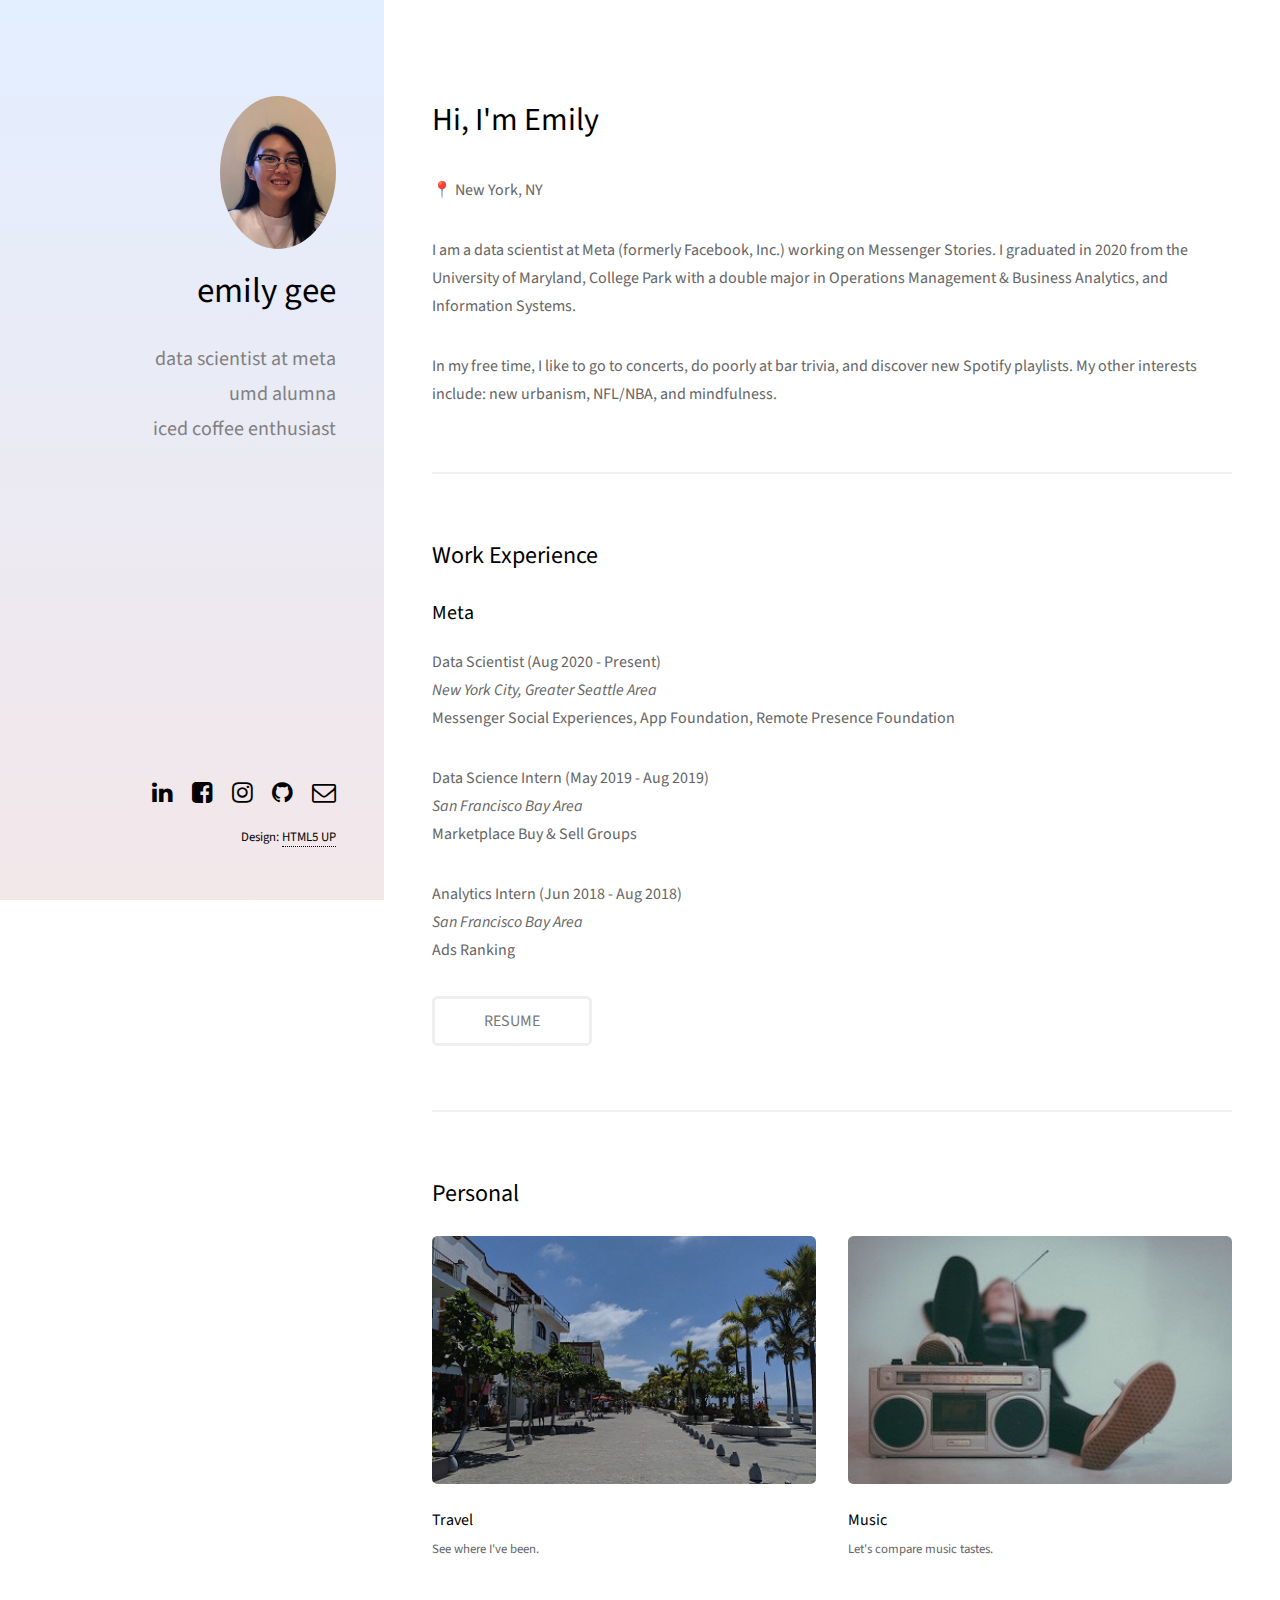
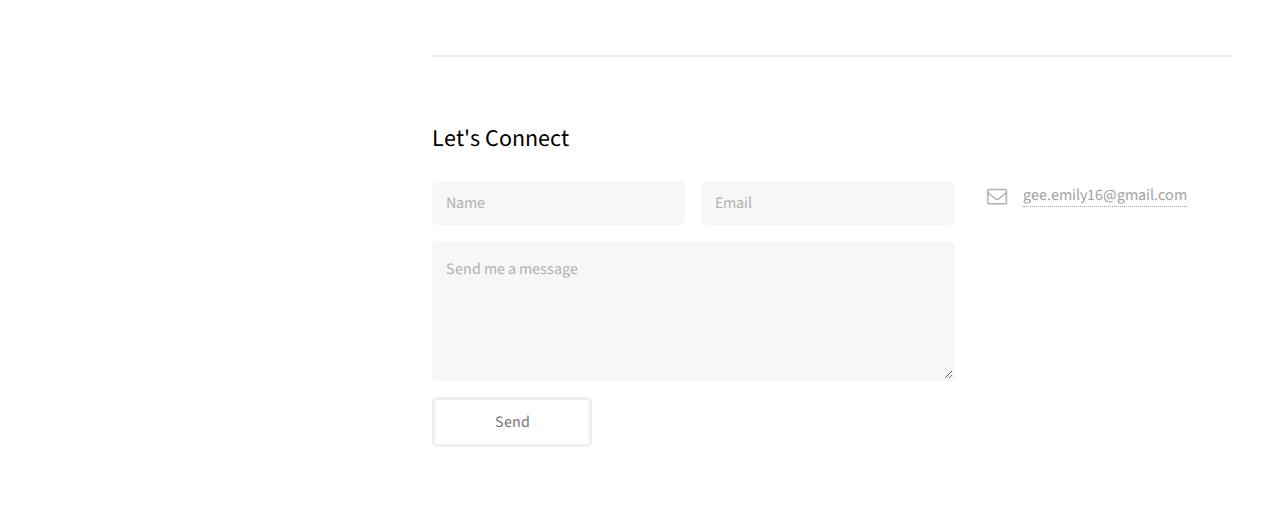
<file: index.html>
<!DOCTYPE HTML>
<!--
	Strata by HTML5 UP
	html5up.net | @ajlkn
	Free for personal and commercial use under the CCA 3.0 license (html5up.net/license)
-->
<html>
	<head>
		<!-- Global site tag (gtag.js) - Google Analytics -->
<script async src="https://www.googletagmanager.com/gtag/js?id=UA-130876945-1"></script>
<script>
  window.dataLayer = window.dataLayer || [];
  function gtag(){dataLayer.push(arguments);}
  gtag('js', new Date());

  gtag('config', 'UA-130876945-1');
</script>

		<title>Emily Gee</title>
		<meta charset="utf-8" />
		<meta name="viewport" content="width=device-width, initial-scale=1, user-scalable=no" />
		<link rel="stylesheet" href="assets/css/main.css" />
		<link rel="shortcut icon" type="image/JPG" href="images/favicons/crown_favicon.JPG"/>
		<!--Favicon from Font Awesome. License: https://fontawesome.com/license-->
	</head>
	<body class="is-preload">

		<!-- Header -->
		<header id="header">
		  <div class="inner">
		    <a href="https://emilygee1.github.io/" class="image avatar"><img src="images/me.jpg" alt="" /></a>
		    <h1><strong>emily gee</strong></h1><br />
		    <h1>data scientist at meta</h1>
				<h1>umd alumna</h1>
		    <h1>iced coffee enthusiast</h1>
		  </div>
		</header>

		<!-- Main -->
			<div id="main">

				<!-- One -->
					<section id="one">
						<header class="major">
							<h2>Hi, I'm Emily</h2>
						</header>
						<p>
							📍 New York, NY
						</p>
						<p>
							I am a data scientist at Meta (formerly Facebook, Inc.) working on Messenger Stories.
							I graduated in 2020 from the University of Maryland, College Park
							with a double major in Operations Management & Business Analytics, and Information Systems.
						</p>
						<p>
							In my free time, I like to go to concerts, do poorly at bar trivia, and discover new Spotify playlists.
							My other interests include: new urbanism, NFL/NBA, and mindfulness.<br />
						</p>
					</section>

				<!-- Two -->
					<section id="two">
						<h2>Work Experience</h2>
						<h3>Meta</h3>
						<p>
							Data Scientist (Aug 2020 - Present)<br />
							<i>New York City, Greater Seattle Area</i><br />
							Messenger Social Experiences, App Foundation, Remote Presence Foundation
						</p>
						<p>
							Data Science Intern (May 2019 - Aug 2019)<br />
							<i>San Francisco Bay Area</i><br />
							Marketplace Buy & Sell Groups
						</p>
						<p>
							Analytics Intern (Jun 2018 - Aug 2018)<br />
							<i>San Francisco Bay Area</i><br />
							Ads Ranking
						</p>
						<ul class="actions">
							<li><a href="assets/EmilyGeeResume.pdf" target="_blank" class="button">RESUME</a></li>
						</ul>
					</section>
					<section id="two">
						<h2>Personal</h2>
						<div class="row">
							<article class="col-6 col-12-xsmall work-item">
								<a href="travel.html" class="image fit thumb"><img src="images/thumbs/pv.jpg" alt="Travel" /></a>
								<h3>Travel</h3>
								<p>See where I've been.</a></p>
							</article>
							<article class="col-6 col-12-xsmall work-item">
								<a href="music.html" class="image fit thumb"><img src="images/thumbs/music.jpg" alt="Music" /></a>
								<h3>Music</h3>
								<p>Let's compare music tastes.</p>
							</article>
						</div>
					</section>
				<!-- Three -->
					<section id="three">
						<h2>Let's Connect</h2>
						<div class="row">
							<div class="col-8 col-12-small">
								<form method="post" action="https://formspree.io/gee.emily16@gmail.com">
									<div class="row gtr-uniform gtr-50">
										<div class="col-6 col-12-xsmall"><input type="text" name="name" id="name" placeholder="Name" /></div>
										<div class="col-6 col-12-xsmall"><input type="email" name="email" id="email" placeholder="Email" /></div>
										<div class="col-12"><textarea name="message" id="message" placeholder="Send me a message" rows="4"></textarea></div>
										<div class="col-12"><input type="submit" value="Send" /></div>
									</div>
								</form>

							</div>
							<div class="col-4 col-12-small">
								<ul class="labeled-icons">
									<!--
									<li>
										<h3 class="icon fa-home"><span class="label">Address</span></h3>
										Currently WFH
									</li>
								-->
									<li>
										<h3 class="icon fa-envelope-o"><span class="label">Email</span></h3>
										<a href="mailto:gee.emily16@gmail.com">gee.emily16@gmail.com</a>
									</li>
								</ul>
							</div>
						</div>
					</section>

				<!-- Four -->
				<!--
					<section id="four">
						<h2>Elements</h2>

						<section>
							<h4>Text</h4>
							<p>This is <b>bold</b> and this is <strong>strong</strong>. This is <i>italic</i> and this is <em>emphasized</em>.
							This is <sup>superscript</sup> text and this is <sub>subscript</sub> text.
							This is <u>underlined</u> and this is code: <code>for (;;) { ... }</code>. Finally, <a href="#">this is a link</a>.</p>
							<hr />
							<header>
								<h4>Heading with a Subtitle</h4>
								<p>Lorem ipsum dolor sit amet nullam id egestas urna aliquam</p>
							</header>
							<p>Nunc lacinia ante nunc ac lobortis. Interdum adipiscing gravida odio porttitor sem non mi integer non faucibus ornare mi ut ante amet placerat aliquet. Volutpat eu sed ante lacinia sapien lorem accumsan varius montes viverra nibh in adipiscing blandit tempus accumsan.</p>
							<header>
								<h5>Heading with a Subtitle</h5>
								<p>Lorem ipsum dolor sit amet nullam id egestas urna aliquam</p>
							</header>
							<p>Nunc lacinia ante nunc ac lobortis. Interdum adipiscing gravida odio porttitor sem non mi integer non faucibus ornare mi ut ante amet placerat aliquet. Volutpat eu sed ante lacinia sapien lorem accumsan varius montes viverra nibh in adipiscing blandit tempus accumsan.</p>
							<hr />
							<h2>Heading Level 2</h2>
							<h3>Heading Level 3</h3>
							<h4>Heading Level 4</h4>
							<h5>Heading Level 5</h5>
							<h6>Heading Level 6</h6>
							<hr />
							<h5>Blockquote</h5>
							<blockquote>Fringilla nisl. Donec accumsan interdum nisi, quis tincidunt felis sagittis eget tempus euismod. Vestibulum ante ipsum primis in faucibus vestibulum. Blandit adipiscing eu felis iaculis volutpat ac adipiscing accumsan faucibus. Vestibulum ante ipsum primis in faucibus lorem ipsum dolor sit amet nullam adipiscing eu felis.</blockquote>
							<h5>Preformatted</h5>
							<pre><code>i = 0;

while (!deck.isInOrder()) {
print 'Iteration ' + i;
deck.shuffle();
i++;
}

print 'It took ' + i + ' iterations to sort the deck.';</code></pre>
						</section>

						<section>
							<h4>Lists</h4>
							<div class="row">
								<div class="col-6 col-12-xsmall">
									<h5>Unordered</h5>
									<ul>
										<li>Dolor pulvinar etiam magna etiam.</li>
										<li>Sagittis adipiscing lorem eleifend.</li>
										<li>Felis enim feugiat dolore viverra.</li>
									</ul>
									<h5>Alternate</h5>
									<ul class="alt">
										<li>Dolor pulvinar etiam magna etiam.</li>
										<li>Sagittis adipiscing lorem eleifend.</li>
										<li>Felis enim feugiat dolore viverra.</li>
									</ul>
								</div>
								<div class="col-6 col-12-xsmall">
									<h5>Ordered</h5>
									<ol>
										<li>Dolor pulvinar etiam magna etiam.</li>
										<li>Etiam vel felis at lorem sed viverra.</li>
										<li>Felis enim feugiat dolore viverra.</li>
										<li>Dolor pulvinar etiam magna etiam.</li>
										<li>Etiam vel felis at lorem sed viverra.</li>
										<li>Felis enim feugiat dolore viverra.</li>
									</ol>
									<h5>Icons</h5>
									<ul class="icons">
										<li><a href="#" class="icon fa-twitter"><span class="label">Twitter</span></a></li>
										<li><a href="#" class="icon fa-facebook"><span class="label">Facebook</span></a></li>
										<li><a href="#" class="icon fa-instagram"><span class="label">Instagram</span></a></li>
										<li><a href="#" class="icon fa-github"><span class="label">Github</span></a></li>
										<li><a href="#" class="icon fa-dribbble"><span class="label">Dribbble</span></a></li>
										<li><a href="#" class="icon fa-tumblr"><span class="label">Tumblr</span></a></li>
									</ul>
								</div>
							</div>
							<h5>Actions</h5>
							<ul class="actions">
								<li><a href="#" class="button primary">Default</a></li>
								<li><a href="#" class="button">Default</a></li>
							</ul>
							<ul class="actions small">
								<li><a href="#" class="button primary small">Small</a></li>
								<li><a href="#" class="button small">Small</a></li>
							</ul>
							<div class="row">
								<div class="col-6 col-12-small">
									<ul class="actions stacked">
										<li><a href="#" class="button primary">Default</a></li>
										<li><a href="#" class="button">Default</a></li>
									</ul>
								</div>
								<div class="col-6 col-12-small">
									<ul class="actions stacked">
										<li><a href="#" class="button primary small">Small</a></li>
										<li><a href="#" class="button small">Small</a></li>
									</ul>
								</div>
								<div class="col-6 col-12-small">
									<ul class="actions stacked">
										<li><a href="#" class="button primary fit">Default</a></li>
										<li><a href="#" class="button fit">Default</a></li>
									</ul>
								</div>
								<div class="col-6 col-12-small">
									<ul class="actions stacked">
										<li><a href="#" class="button primary small fit">Small</a></li>
										<li><a href="#" class="button small fit">Small</a></li>
									</ul>
								</div>
							</div>
						</section>

						<section>
							<h4>Table</h4>
							<h5>Default</h5>
							<div class="table-wrapper">
								<table>
									<thead>
										<tr>
											<th>Name</th>
											<th>Description</th>
											<th>Price</th>
										</tr>
									</thead>
									<tbody>
										<tr>
											<td>Item One</td>
											<td>Ante turpis integer aliquet porttitor.</td>
											<td>29.99</td>
										</tr>
										<tr>
											<td>Item Two</td>
											<td>Vis ac commodo adipiscing arcu aliquet.</td>
											<td>19.99</td>
										</tr>
										<tr>
											<td>Item Three</td>
											<td> Morbi faucibus arcu accumsan lorem.</td>
											<td>29.99</td>
										</tr>
										<tr>
											<td>Item Four</td>
											<td>Vitae integer tempus condimentum.</td>
											<td>19.99</td>
										</tr>
										<tr>
											<td>Item Five</td>
											<td>Ante turpis integer aliquet porttitor.</td>
											<td>29.99</td>
										</tr>
									</tbody>
									<tfoot>
										<tr>
											<td colspan="2"></td>
											<td>100.00</td>
										</tr>
									</tfoot>
								</table>
							</div>

							<h5>Alternate</h5>
							<div class="table-wrapper">
								<table class="alt">
									<thead>
										<tr>
											<th>Name</th>
											<th>Description</th>
											<th>Price</th>
										</tr>
									</thead>
									<tbody>
										<tr>
											<td>Item One</td>
											<td>Ante turpis integer aliquet porttitor.</td>
											<td>29.99</td>
										</tr>
										<tr>
											<td>Item Two</td>
											<td>Vis ac commodo adipiscing arcu aliquet.</td>
											<td>19.99</td>
										</tr>
										<tr>
											<td>Item Three</td>
											<td> Morbi faucibus arcu accumsan lorem.</td>
											<td>29.99</td>
										</tr>
										<tr>
											<td>Item Four</td>
											<td>Vitae integer tempus condimentum.</td>
											<td>19.99</td>
										</tr>
										<tr>
											<td>Item Five</td>
											<td>Ante turpis integer aliquet porttitor.</td>
											<td>29.99</td>
										</tr>
									</tbody>
									<tfoot>
										<tr>
											<td colspan="2"></td>
											<td>100.00</td>
										</tr>
									</tfoot>
								</table>
							</div>
						</section>

						<section>
							<h4>Buttons</h4>
							<ul class="actions">
								<li><a href="#" class="button primary">Primary</a></li>
								<li><a href="#" class="button">Default</a></li>
							</ul>
							<ul class="actions">
								<li><a href="#" class="button large">Large</a></li>
								<li><a href="#" class="button">Default</a></li>
								<li><a href="#" class="button small">Small</a></li>
							</ul>
							<ul class="actions fit">
								<li><a href="#" class="button primary fit">Fit</a></li>
								<li><a href="#" class="button fit">Fit</a></li>
							</ul>
							<ul class="actions fit small">
								<li><a href="#" class="button primary fit small">Fit + Small</a></li>
								<li><a href="#" class="button fit small">Fit + Small</a></li>
							</ul>
							<ul class="actions">
								<li><a href="#" class="button primary icon fa-download">Icon</a></li>
								<li><a href="#" class="button icon fa-download">Icon</a></li>
							</ul>
							<ul class="actions">
								<li><span class="button primary disabled">Primary</span></li>
								<li><span class="button disabled">Default</span></li>
							</ul>
						</section>

						<section>
							<h4>Form</h4>
							<form method="post" action="#">
								<div class="row gtr-uniform gtr-50">
									<div class="col-6 col-12-xsmall">
										<input type="text" name="demo-name" id="demo-name" value="" placeholder="Name" />
									</div>
									<div class="col-6 col-12-xsmall">
										<input type="email" name="demo-email" id="demo-email" value="" placeholder="Email" />
									</div>
									<div class="col-12">
										<select name="demo-category" id="demo-category">
											<option value="">- Category -</option>
											<option value="1">Manufacturing</option>
											<option value="1">Shipping</option>
											<option value="1">Administration</option>
											<option value="1">Human Resources</option>
										</select>
									</div>
									<div class="col-4 col-12-small">
										<input type="radio" id="demo-priority-low" name="demo-priority" checked>
										<label for="demo-priority-low">Low Priority</label>
									</div>
									<div class="col-4 col-12-small">
										<input type="radio" id="demo-priority-normal" name="demo-priority">
										<label for="demo-priority-normal">Normal Priority</label>
									</div>
									<div class="col-4 col-12-small">
										<input type="radio" id="demo-priority-high" name="demo-priority">
										<label for="demo-priority-high">High Priority</label>
									</div>
									<div class="col-6 col-12-small">
										<input type="checkbox" id="demo-copy" name="demo-copy">
										<label for="demo-copy">Email me a copy of this message</label>
									</div>
									<div class="col-6 col-12-small">
										<input type="checkbox" id="demo-human" name="demo-human" checked>
										<label for="demo-human">I am a human and not a robot</label>
									</div>
									<div class="col-12">
										<textarea name="demo-message" id="demo-message" placeholder="Enter your message" rows="6"></textarea>
									</div>
									<div class="col-12">
										<ul class="actions">
											<li><input type="submit" value="Send Message" class="primary" /></li>
											<li><input type="reset" value="Reset" /></li>
										</ul>
									</div>
								</div>
							</form>
						</section>

						<section>
							<h4>Image</h4>
							<h5>Fit</h5>
							<div class="box alt">
								<div class="row gtr-50 gtr-uniform">
									<div class="col-12"><span class="image fit"><img src="images/fulls/05.jpg" alt="" /></span></div>
									<div class="col-4"><span class="image fit"><img src="images/thumbs/01.jpg" alt="" /></span></div>
									<div class="col-4"><span class="image fit"><img src="images/thumbs/02.jpg" alt="" /></span></div>
									<div class="col-4"><span class="image fit"><img src="images/thumbs/03.jpg" alt="" /></span></div>
									<div class="col-4"><span class="image fit"><img src="images/thumbs/04.jpg" alt="" /></span></div>
									<div class="col-4"><span class="image fit"><img src="images/thumbs/05.jpg" alt="" /></span></div>
									<div class="col-4"><span class="image fit"><img src="images/thumbs/06.jpg" alt="" /></span></div>
									<div class="col-4"><span class="image fit"><img src="images/thumbs/03.jpg" alt="" /></span></div>
									<div class="col-4"><span class="image fit"><img src="images/thumbs/02.jpg" alt="" /></span></div>
									<div class="col-4"><span class="image fit"><img src="images/thumbs/01.jpg" alt="" /></span></div>
								</div>
							</div>
							<h5>Left &amp; Right</h5>
							<p><span class="image left"><img src="images/avatar.jpg" alt="" /></span>Fringilla nisl. Donec accumsan interdum nisi, quis tincidunt felis sagittis eget. tempus euismod. Vestibulum ante ipsum primis in faucibus vestibulum. Blandit adipiscing eu felis iaculis volutpat ac adipiscing accumsan eu faucibus. Integer ac pellentesque praesent tincidunt felis sagittis eget. tempus euismod. Vestibulum ante ipsum primis in faucibus vestibulum. Blandit adipiscing eu felis iaculis volutpat ac adipiscing accumsan eu faucibus. Integer ac pellentesque praesent. Donec accumsan interdum nisi, quis tincidunt felis sagittis eget. tempus euismod. Vestibulum ante ipsum primis in faucibus vestibulum. Blandit adipiscing eu felis iaculis volutpat ac adipiscing accumsan eu faucibus. Integer ac pellentesque praesent tincidunt felis sagittis eget. tempus euismod. Vestibulum ante ipsum primis in faucibus vestibulum. Blandit adipiscing eu felis iaculis volutpat ac adipiscing accumsan eu faucibus. Integer ac pellentesque praesent.</p>
							<p><span class="image right"><img src="images/avatar.jpg" alt="" /></span>Fringilla nisl. Donec accumsan interdum nisi, quis tincidunt felis sagittis eget. tempus euismod. Vestibulum ante ipsum primis in faucibus vestibulum. Blandit adipiscing eu felis iaculis volutpat ac adipiscing accumsan eu faucibus. Integer ac pellentesque praesent tincidunt felis sagittis eget. tempus euismod. Vestibulum ante ipsum primis in faucibus vestibulum. Blandit adipiscing eu felis iaculis volutpat ac adipiscing accumsan eu faucibus. Integer ac pellentesque praesent. Donec accumsan interdum nisi, quis tincidunt felis sagittis eget. tempus euismod. Vestibulum ante ipsum primis in faucibus vestibulum. Blandit adipiscing eu felis iaculis volutpat ac adipiscing accumsan eu faucibus. Integer ac pellentesque praesent tincidunt felis sagittis eget. tempus euismod. Vestibulum ante ipsum primis in faucibus vestibulum. Blandit adipiscing eu felis iaculis volutpat ac adipiscing accumsan eu faucibus. Integer ac pellentesque praesent.</p>
						</section>

					</section>
				-->

			</div>

		<!-- Footer -->
		<footer id="footer">
		  <div class="inner">
		    <ul class="icons">
		      <li><a href="https://www.linkedin.com/in/emily-gee/" target="_blank" class="icon fa-linkedin"><span class="label">LinkedIn</span></a></li>
		      <li><a href="https://www.facebook.com/eggtartemily/" target="_blank" class="icon fa-facebook-square"><span class="label">Facebook</span></a></li>
		      <li><a href="https://www.instagram.com/emilyomgee/" target="_blank" class="icon fa-instagram"><span class="label">Instagram</span></a></li>
		      <li><a href="https://www.github.com/emilygee1/" target="_blank" class="icon fa-github"><span class="label">Github</span></a></li>
		      <!--
					<li><a href="https://medium.com/@emilyomgee/" target="_blank" class="icon fa-medium"><span class="label">Medium</span></a></li>
				-->
					<li><a href="mailto:gee.emily16@gmail.com" class="icon fa-envelope-o"><span class="label">Email</span></a></li>
		    </ul>
		    <ul class="copyright">
		      <li>Design: <a href="http://html5up.net">HTML5 UP</a></li>
		    </ul>
		  </div>
		</footer>

		<!-- Scripts -->
			<script src="assets/js/jquery.min.js"></script>
			<script src="assets/js/jquery.poptrox.min.js"></script>
			<script src="assets/js/browser.min.js"></script>
			<script src="assets/js/breakpoints.min.js"></script>
			<script src="assets/js/util.js"></script>
			<script src="assets/js/main.js"></script>

	</body>
</html>
</file>
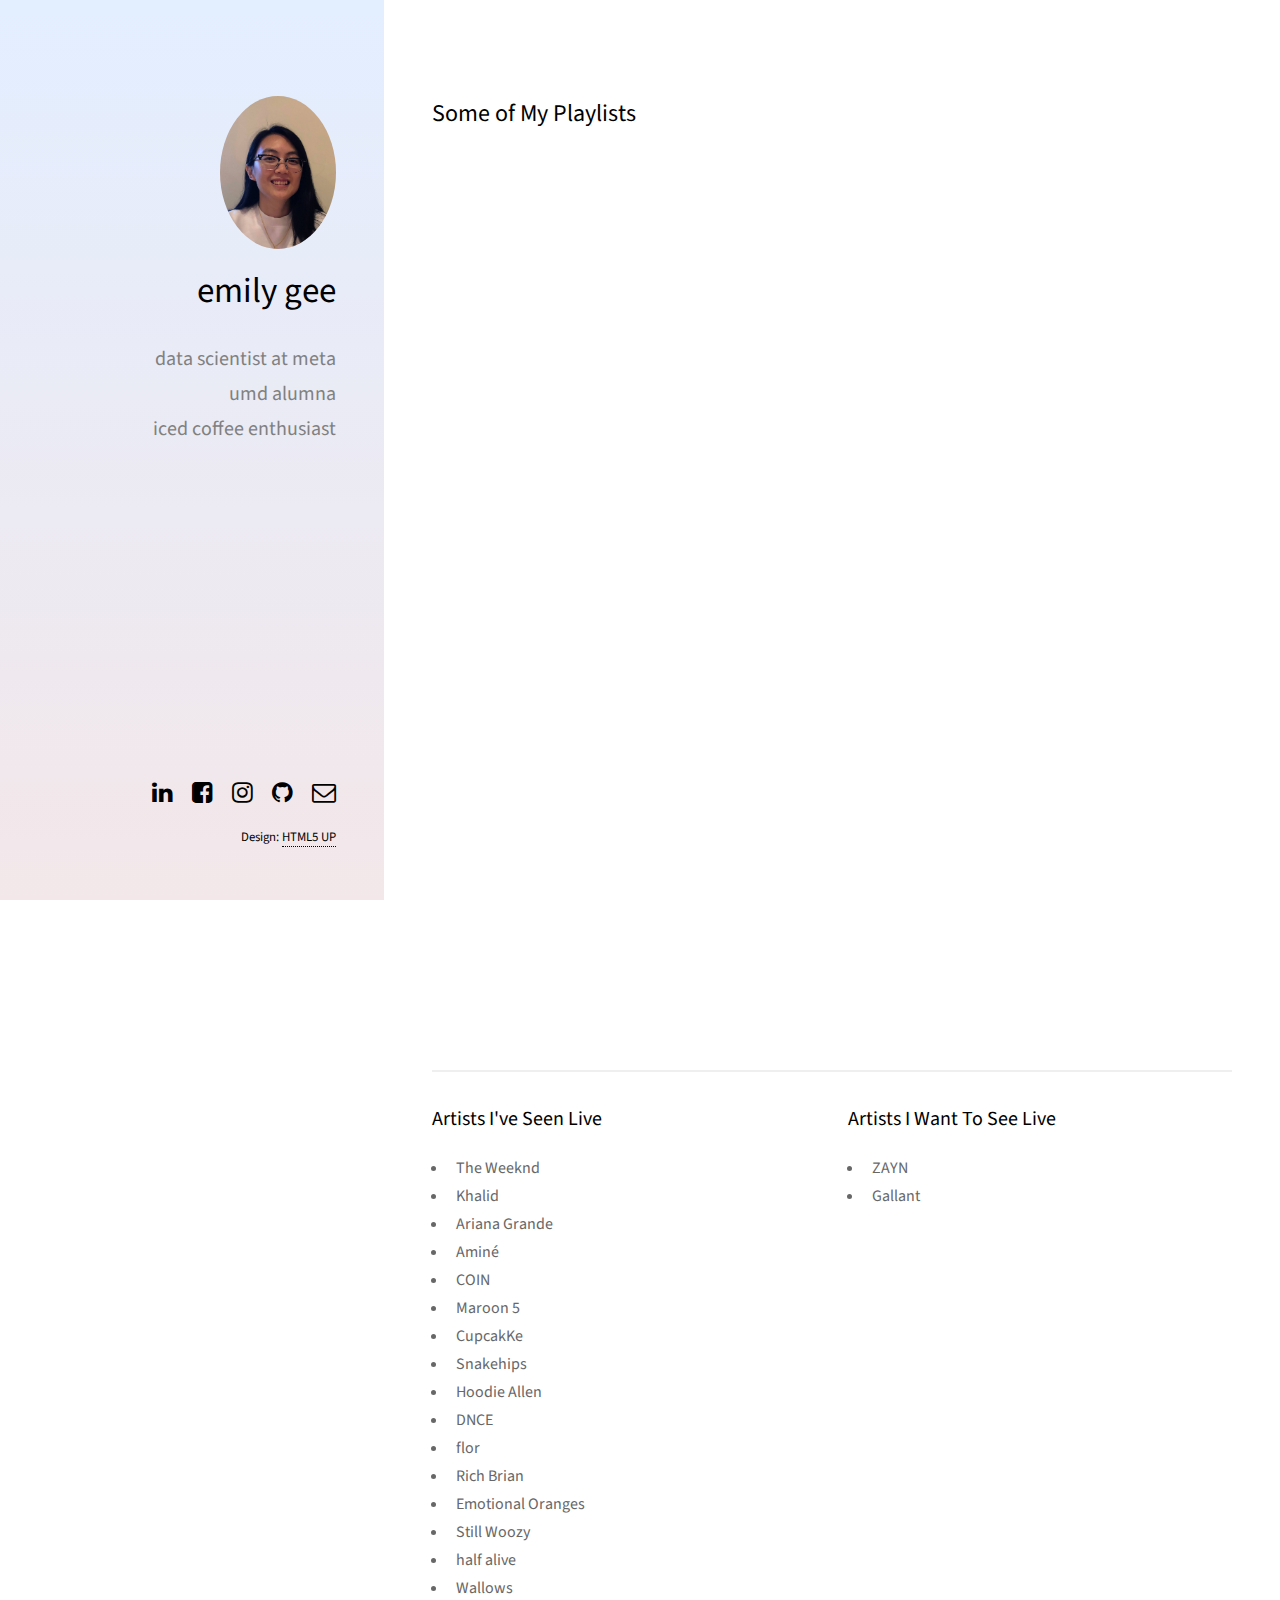
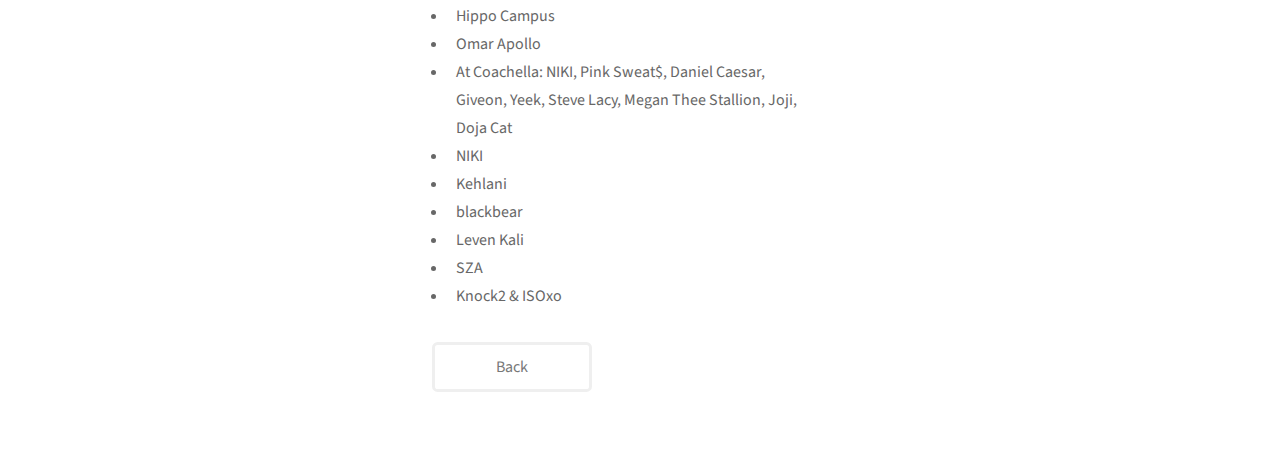
<file: music.html>
<!DOCTYPE HTML>
<!--
	Strata by HTML5 UP
	html5up.net | @ajlkn
	Free for personal and commercial use under the CCA 3.0 license (html5up.net/license)
-->
<html>

<head>
	<!-- Global site tag (gtag.js) - Google Analytics -->
	<script async src="https://www.googletagmanager.com/gtag/js?id=UA-130876945-1"></script>
	<script>
		window.dataLayer = window.dataLayer || [];

		function gtag() {
			dataLayer.push(arguments);
		}
		gtag('js', new Date());

		gtag('config', 'UA-130876945-1');
	</script>

	<title>Music</title>
	<meta charset="utf-8" />
	<meta name="viewport" content="width=device-width, initial-scale=1, user-scalable=no" />
	<link rel="stylesheet" href="assets/css/main.css" />
	<link rel="shortcut icon" type="image/JPG" href="images/favicons/music_favicon.JPG" />
	<!--Favicon from Font Awesome. License: https://fontawesome.com/license-->
</head>

<body class="is-preload">

	<!-- Header -->
	<header id="header">
		<div class="inner">
			<a href="https://emilygee1.github.io/" class="image avatar"><img src="images/me.jpg" alt="" /></a>
			<h1><strong>emily gee</strong></h1><br />
			<h1>data scientist at meta</h1>
			<h1>umd alumna</h1>
			<h1>iced coffee enthusiast</h1>
		</div>
	</header>

	<!-- Main -->
	<div id="main">
		<h2>Some of My Playlists</h2>
		<!-- <section id="three">
			<h2>My Playlists</h2>
			<div class="row">
				<article class="col-6 col-12-xsmall work-item">
								<a href="https://open.spotify.com/playlist/1rAulR0GK2iG0TYyKUSHBe" target="_blank" class="image fit thumb"><img src="images/thumbs/playlists/indie.jpeg" alt="indie bops" /></a>
								<h3>indie bops</h3>
								<p>My favorite indie pop tunes</p>
							</article>
			</div>

		</section> -->
		<div class="row">
			<article class="col-6 col-12-xsmall work-item">
				<iframe src="https://open.spotify.com/embed/playlist/1rAulR0GK2iG0TYyKUSHBe" width="100%" height="400" frameborder="0" allowtransparency="true" allow="encrypted-media"></iframe>
			</article>
			<article class="col-6 col-12-xsmall work-item">
				<iframe src="https://open.spotify.com/embed/playlist/1xHHYHlIghVArM2EPR7jOl" width="100%" height="400" frameborder="0" allowtransparency="true" allow="encrypted-media"></iframe>
			</article>
			<article class="col-6 col-12-xsmall work-item">
				<iframe src="https://open.spotify.com/embed/playlist/5Qsf38dvUTrX2UMk2ggKQ6" width="100%" height="400" frameborder="0" allowtransparency="true" allow="encrypted-media"></iframe>
			</article>
			<article class="col-6 col-12-xsmall work-item">
				<iframe src="https://open.spotify.com/embed/playlist/69Fg4Bs6lnJbWA8tx7H8Kb" width="100%" height="400" frameborder="0" allowtransparency="true" allow="encrypted-media"></iframe>
			</article>
		</div>
		<hr />
		<div class="row">
			<div class="col-6 col-12-xsmall">
				<h3>Artists I've Seen Live</h3>
				<ul style="color: #676767">
					<li>The Weeknd</li>
					<li>Khalid</li>
					<li>Ariana Grande</li>
					<li>Aminé</li>
					<li>COIN</li>
					<li>Maroon 5</li>
					<li>CupcakKe</li>
					<li>Snakehips</li>
					<li>Hoodie Allen</li>
					<li>DNCE</li>
					<li>flor</li>
					<li>Rich Brian</li>
					<li>Emotional Oranges</li>
					<li>Still Woozy</li>
					<li>half alive</li>
					<li>Wallows</li>
					<li>Hippo Campus</li>
					<li>Omar Apollo</li>
					<li>
						At Coachella: NIKI, Pink Sweat$, Daniel Caesar, Giveon, Yeek, Steve Lacy, Megan Thee Stallion,
						Joji, Doja Cat
					</li>
					<li>NIKI</li>
					<li>Kehlani</li>
					<li>blackbear</li>
					<li>Leven Kali</li>
					<li>SZA</li>
					<li>Knock2 & ISOxo</li>
				</ul>
			</div>
			<div class="col-6 col-12-xsmall">
				<h3>Artists I Want To See Live</h3>
				<ul style="color: #676767">
					<li>ZAYN</li>
					<li>Gallant</li>
				</ul>
			</div>
		</div>
		<form>
			<input type="button" value="Back" onclick="history.back();">
		</form>

		<footer id="footer">
		  <div class="inner">
		    <ul class="icons">
		      <li><a href="https://www.linkedin.com/in/emily-gee/" target="_blank" class="icon fa-linkedin"><span class="label">LinkedIn</span></a></li>
		      <li><a href="https://www.facebook.com/eggtartemily/" target="_blank" class="icon fa-facebook-square"><span class="label">Facebook</span></a></li>
		      <li><a href="https://www.instagram.com/emilyomgee/" target="_blank" class="icon fa-instagram"><span class="label">Instagram</span></a></li>
		      <li><a href="https://www.github.com/emilygee1/" target="_blank" class="icon fa-github"><span class="label">Github</span></a></li>
		      <!--
					<li><a href="https://medium.com/@emilyomgee/" target="_blank" class="icon fa-medium"><span class="label">Medium</span></a></li>
				-->
					<li><a href="mailto:gee.emily16@gmail.com" class="icon fa-envelope-o"><span class="label">Email</span></a></li>
		    </ul>
		    <ul class="copyright">
		      <li>Design: <a href="http://html5up.net">HTML5 UP</a></li>
		    </ul>
		  </div>
		</footer>

		<!-- Scripts -->
		<script src="assets/js/jquery.min.js"></script>
		<script src="assets/js/jquery.poptrox.min.js"></script>
		<script src="assets/js/browser.min.js"></script>
		<script src="assets/js/breakpoints.min.js"></script>
		<script src="assets/js/util.js"></script>
		<script src="assets/js/main.js"></script>

</body>

</html>
</file>
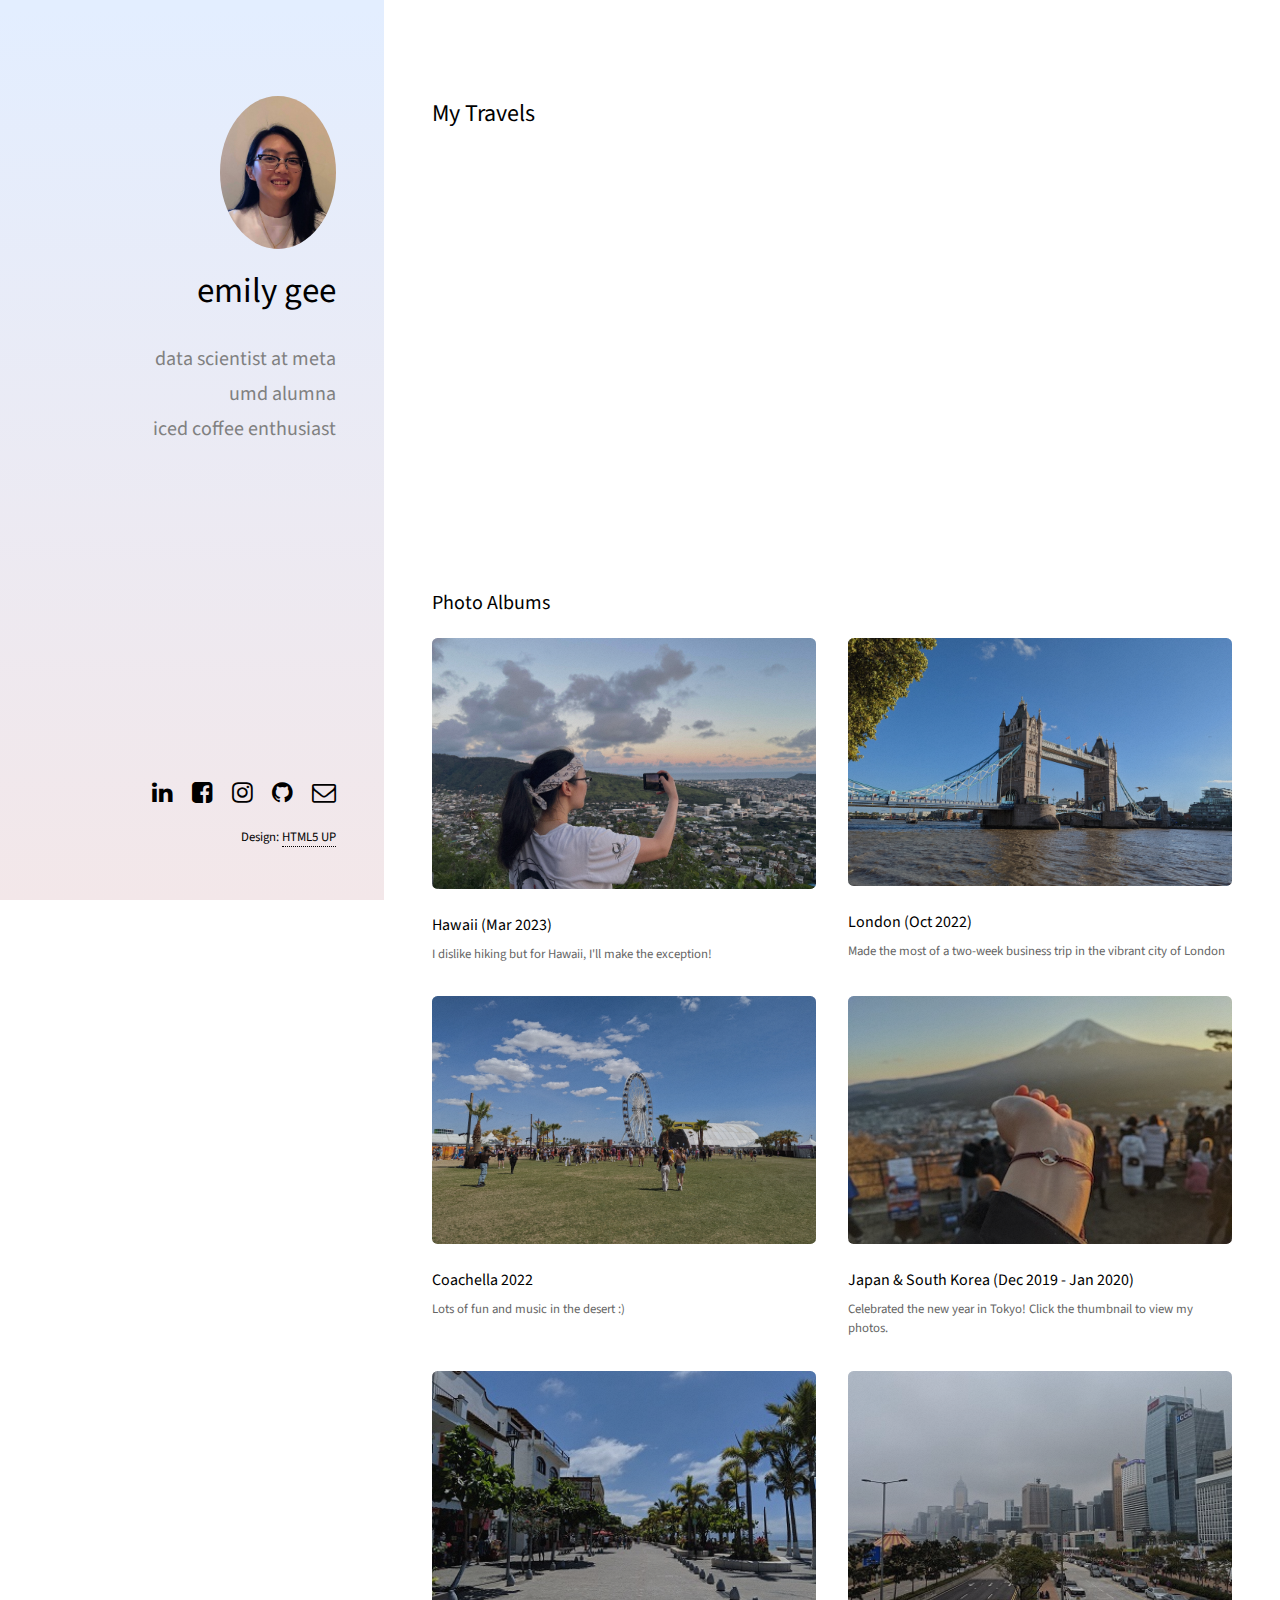
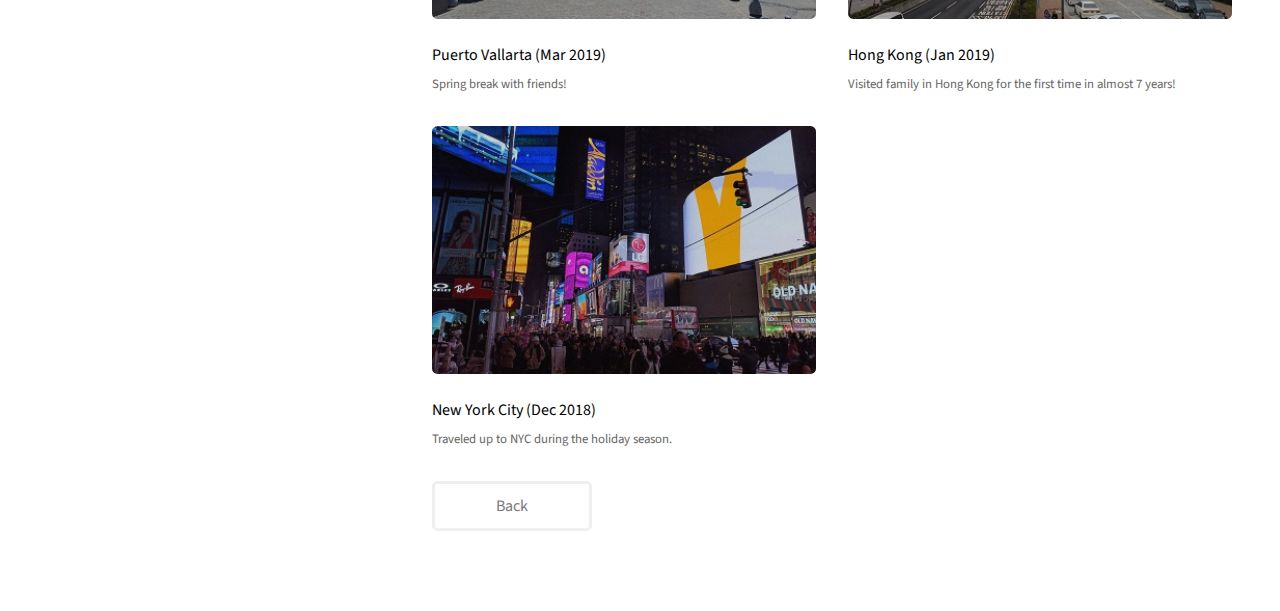
<file: travel.html>
<!DOCTYPE HTML>
<!--
	Strata by HTML5 UP
	html5up.net | @ajlkn
	Free for personal and commercial use under the CCA 3.0 license (html5up.net/license)
-->
<html>
	<head>
		<!-- Global site tag (gtag.js) - Google Analytics -->
<script async src="https://www.googletagmanager.com/gtag/js?id=UA-130876945-1"></script>
<script>
  window.dataLayer = window.dataLayer || [];
  function gtag(){dataLayer.push(arguments);}
  gtag('js', new Date());

  gtag('config', 'UA-130876945-1');
</script>

		<title>Travel</title>
		<meta charset="utf-8" />
		<meta name="viewport" content="width=device-width, initial-scale=1, user-scalable=no" />
		<link rel="stylesheet" href="assets/css/main.css" />
		<link rel="shortcut icon" type="image/JPG" href="images/favicons/globe_favicon.JPG"/>
		<!--Favicon from Font Awesome. License: https://fontawesome.com/license-->
	</head>
	<body class="is-preload">

		<!-- Header -->
		<header id="header">
		  <div class="inner">
		    <a href="https://emilygee1.github.io/" class="image avatar"><img src="images/me.jpg" alt="" /></a>
		    <h1><strong>emily gee</strong></h1><br />
				<h1>data scientist at meta</h1>
				<h1>umd alumna</h1>
		    <h1>iced coffee enthusiast</h1>
		  </div>
		</header>

		<!-- Main -->
			<div id="main">
					<section id="three">
						<h2>My Travels</h2>
						<iframe height="400" class="image fit thumb" src="https://www.youtube.com/embed/UWEL3jXsxUE" frameborder="0" allow="accelerometer; autoplay; encrypted-media; gyroscope; picture-in-picture" allowfullscreen></iframe>
						<h3>Photo Albums</h3>
						<div class="row">
							<article class="col-6 col-12-xsmall work-item">
								<a href="https://photos.app.goo.gl/T9WKtpnEBkac9ERPA" target="_blank" class="image fit thumb"><img src="images/thumbs/hawaii2.jpg" alt="London" /></a>
								<h3>Hawaii (Mar 2023)</h3>
								<p>I dislike hiking but for Hawaii, I'll make the exception!</a></p>
							</article>
							<article class="col-6 col-12-xsmall work-item">
								<a href="https://photos.app.goo.gl/8LtWpKjSZBaLSvy6A" target="_blank" class="image fit thumb"><img src="images/thumbs/london.jpeg" alt="London" /></a>
								<h3>London (Oct 2022)</h3>
								<p>Made the most of a two-week business trip in the vibrant city of London</a></p>
							</article>
							<article class="col-6 col-12-xsmall work-item">
								<a href="https://photos.app.goo.gl/ioTTf3ryKdtc7Z3Y7" target="_blank" class="image fit thumb"><img src="images/thumbs/coachella.jpg" alt="Coachella" /></a>
								<h3>Coachella 2022</h3>
								<p>Lots of fun and music in the desert :)</a></p>
							</article>
							<article class="col-6 col-12-xsmall work-item">
								<a href="https://photos.app.goo.gl/njtcH6vAnAuUQkq66" target="_blank" class="image fit thumb"><img src="images/thumbs/fuji.jpg" alt="Japan & South Korea" /></a>
								<h3>Japan & South Korea (Dec 2019 - Jan 2020)</h3>
								<p>Celebrated the new year in Tokyo! Click the thumbnail to view my photos.</a></p>
							</article>
							<article class="col-6 col-12-xsmall work-item">
								<a href="https://photos.app.goo.gl/R3g6zYqdEoZXKteq8" target="_blank" class="image fit thumb"><img src="images/thumbs/pv.jpg" alt="Puerto Vallarta" /></a>
								<h3>Puerto Vallarta (Mar 2019)</h3>
								<p>Spring break with friends!</a></p>
							</article>
							<article class="col-6 col-12-xsmall work-item">
								<a href="https://photos.app.goo.gl/4y4Gj4hsn5LA7EW28" target="_blank" class="image fit thumb"><img src="images/thumbs/hk.jpg" alt="Hong Kong" /></a>
								<h3>Hong Kong (Jan 2019)</h3>
								<p>Visited family in Hong Kong for the first time in almost 7 years!</p>
							</article>
							<article class="col-6 col-12-xsmall work-item">
								<a href="https://photos.app.goo.gl/iw8ebjfG1ZFEafFPA" target="_blank" class="image fit thumb"><img src="images/thumbs/nyc.jpg" alt="New York City" /></a>
								<h3>New York City (Dec 2018)</h3>
								<p>Traveled up to NYC during the holiday season.</p>
							</article>
						</div>
					</section>
					<form>
							<input type="button" value="Back" onclick="history.back();">
						</form>
			</div>

		<!-- Footer -->
		<footer id="footer">
		  <div class="inner">
		    <ul class="icons">
		      <li><a href="https://www.linkedin.com/in/emily-gee/" target="_blank" class="icon fa-linkedin"><span class="label">LinkedIn</span></a></li>
		      <li><a href="https://www.facebook.com/eggtartemily/" target="_blank" class="icon fa-facebook-square"><span class="label">Facebook</span></a></li>
		      <li><a href="https://www.instagram.com/emilyomgee/" target="_blank" class="icon fa-instagram"><span class="label">Instagram</span></a></li>
		      <li><a href="https://www.github.com/emilygee1/" target="_blank" class="icon fa-github"><span class="label">Github</span></a></li>
		      <!--
					<li><a href="https://medium.com/@emilyomgee/" target="_blank" class="icon fa-medium"><span class="label">Medium</span></a></li>
				-->
					<li><a href="mailto:gee.emily16@gmail.com" class="icon fa-envelope-o"><span class="label">Email</span></a></li>
		    </ul>
		    <ul class="copyright">
		      <li>Design: <a href="http://html5up.net">HTML5 UP</a></li>
		    </ul>
		  </div>
		</footer>

		<!-- Scripts -->
			<script src="assets/js/jquery.min.js"></script>
			<script src="assets/js/jquery.poptrox.min.js"></script>
			<script src="assets/js/browser.min.js"></script>
			<script src="assets/js/breakpoints.min.js"></script>
			<script src="assets/js/util.js"></script>
			<script src="assets/js/main.js"></script>

	</body>
</html>
</file>
<file: assets/css/main.css>
@import url("font-awesome.min.css");
@import url("https://fonts.googleapis.com/css?family=Source+Sans+Pro:400,400italic");

/*
	Strata by HTML5 UP
	html5up.net | @ajlkn
	Free for personal and commercial use under the CCA 3.0 license (html5up.net/license)
*/

html, body, div, span, applet, object,
iframe, h1, h2, h3, h4, h5, h6, p, blockquote,
pre, a, abbr, acronym, address, big, cite,
code, del, dfn, em, img, ins, kbd, q, s, samp,
small, strike, strong, sub, sup, tt, var, b,
u, i, center, dl, dt, dd, ol, ul, li, fieldset,
form, label, legend, table, caption, tbody,
tfoot, thead, tr, th, td, article, aside,
canvas, details, embed, figure, figcaption,
footer, header, hgroup, menu, nav, output, ruby,
section, summary, time, mark, audio, video {
	margin: 0;
	padding: 0;
	border: 0;
	font-size: 100%;
	font: inherit;
	vertical-align: baseline;}

article, aside, details, figcaption, figure,
footer, header, hgroup, menu, nav, section {
	display: block;}

body {
	line-height: 1;
}

ol, ul {
	list-style: none;
}

blockquote, q {
	quotes: none;
}

	blockquote:before, blockquote:after, q:before, q:after {
		content: '';
		content: none;
	}

table {
	border-collapse: collapse;
	border-spacing: 0;
}

body {
	-webkit-text-size-adjust: none;
}

mark {
	background-color: transparent;
	color: inherit;
}

input::-moz-focus-inner {
	border: 0;
	padding: 0;
}

input, select, textarea {
	-moz-appearance: none;
	-webkit-appearance: none;
	-ms-appearance: none;
	appearance: none;
}

/* Basic */

	html {
		box-sizing: border-box;
	}

	*, *:before, *:after {
		box-sizing: inherit;
	}

	body {
		background: #fff;
	}

		body.is-preload *, body.is-preload *:before, body.is-preload *:after {
			-moz-animation: none !important;
			-webkit-animation: none !important;
			-ms-animation: none !important;
			animation: none !important;
			-moz-transition: none !important;
			-webkit-transition: none !important;
			-ms-transition: none !important;
			transition: none !important;
		}

	body, input, select, textarea {
		color: #a2a2a2;
		font-family: "Source Sans Pro", Helvetica, sans-serif;
		font-size: 16pt;
		font-weight: 400;
		line-height: 1.75em;
	}

	a {
		-moz-transition: color 0.2s ease-in-out, border-color 0.2s ease-in-out;
		-webkit-transition: color 0.2s ease-in-out, border-color 0.2s ease-in-out;
		-ms-transition: color 0.2s ease-in-out, border-color 0.2s ease-in-out;
		transition: color 0.2s ease-in-out, border-color 0.2s ease-in-out;
		border-bottom: dotted 1px;
		color: #49bf9d;
		text-decoration: none;
	}

		a:hover {
			border-bottom-color: transparent;
			color: #66b5ff !important;
			text-decoration: none;
		}

	strong, b {
		color: #787878;
		font-weight: 400;
	}

	em, i {
		font-style: italic;
	}

	p {
		margin: 0 0 2em 0;
		color: #656565;
	}

	h1, h2, h3, h4, h5, h6 {
		color: #000000;
		font-weight: 400;
		line-height: 1em;
		margin: 0 0 1em 0;
	}

		h1 a, h2 a, h3 a, h4 a, h5 a, h6 a {
			color: inherit;
			text-decoration: none;
		}

	h1 {
		font-size: 2em;
		line-height: 1.5em;
	}

	h2 {
		font-size: 1.5em;
		line-height: 1.5em;
	}

	h3 {
		font-size: 1.25em;
		line-height: 1.5em;
	}

	h4 {
		font-size: 1.1em;
		line-height: 1.5em;
	}

	h5 {
		font-size: 0.9em;
		line-height: 1.5em;
	}

	h6 {
		font-size: 0.7em;
		line-height: 1.5em;
	}

	sub {
		font-size: 0.8em;
		position: relative;
		top: 0.5em;
	}

	sup {
		font-size: 0.8em;
		position: relative;
		top: -0.5em;
	}

	hr {
		border: 0;
		border-bottom: solid 2px #efefef;
		margin: 2em 0;
	}

		hr.major {
			margin: 3em 0;
		}

	blockquote {
		border-left: solid 6px #efefef;
		font-style: italic;
		margin: 0 0 2em 0;
		padding: 0.5em 0 0.5em 1.5em;
	}

	code {
		background: #f7f7f7;
		border-radius: 0.35em;
		border: solid 2px #efefef;
		font-family: "Courier New", monospace;
		font-size: 0.9em;
		margin: 0 0.25em;
		padding: 0.25em 0.65em;
	}

	pre {
		-webkit-overflow-scrolling: touch;
		font-family: "Courier New", monospace;
		font-size: 0.9em;
		margin: 0 0 2em 0;
	}

		pre code {
			display: block;
			line-height: 1.75em;
			padding: 1em 1.5em;
			overflow-x: auto;
		}

	.align-left {
		text-align: left;
	}

	.align-center {
		text-align: center;
	}

	.align-right {
		text-align: right;
	}

/* Container */

	.container {
		margin: 0 auto;
		max-width: calc(100% - 4em);
		width: 100%;
	}

		.container.xsmall {
			width: 25%;
		}

		.container.small {
			width: 50%;
		}

		.container.medium {
			width: 75%;
		}

		.container.large {
			width: 125%;
		}

		.container.xlarge {
			width: 150%;
		}

		.container.max {
			width: 100%;
		}

		@media screen and (max-width: 980px) {

			.container {
				width: 100% !important;
				max-width: 100% !important;
			}

		}

		@media screen and (max-width: 480px) {

			.container {
				max-width: calc(100% - 3em);
			}

		}

/* Row */

	.row {
		display: flex;
		flex-wrap: wrap;
		box-sizing: border-box;
		align-items: stretch;
	}

		.row > * {
			box-sizing: border-box;
		}

		.row.gtr-uniform > * > :last-child {
			margin-bottom: 0;
		}

		.row.aln-left {
			justify-content: flex-start;
		}

		.row.aln-center {
			justify-content: center;
		}

		.row.aln-right {
			justify-content: flex-end;
		}

		.row.aln-top {
			align-items: flex-start;
		}

		.row.aln-middle {
			align-items: center;
		}

		.row.aln-bottom {
			align-items: flex-end;
		}

		.row > .imp {
			order: -1;
		}

		.row > .col-1 {
			width: 8.3333333333%;
		}

		.row > .off-1 {
			margin-left: 8.3333333333%;
		}

		.row > .col-2 {
			width: 16.6666666667%;
		}

		.row > .off-2 {
			margin-left: 16.6666666667%;
		}

		.row > .col-3 {
			width: 25%;
		}

		.row > .off-3 {
			margin-left: 25%;
		}

		.row > .col-4 {
			width: 33.3333333333%;
		}

		.row > .off-4 {
			margin-left: 33.3333333333%;
		}

		.row > .col-5 {
			width: 41.6666666667%;
		}

		.row > .off-5 {
			margin-left: 41.6666666667%;
		}

		.row > .col-6 {
			width: 50%;
		}

		.row > .off-6 {
			margin-left: 50%;
		}

		.row > .col-7 {
			width: 58.3333333333%;
		}

		.row > .off-7 {
			margin-left: 58.3333333333%;
		}

		.row > .col-8 {
			width: 66.6666666667%;
		}

		.row > .off-8 {
			margin-left: 66.6666666667%;
		}

		.row > .col-9 {
			width: 75%;
		}

		.row > .off-9 {
			margin-left: 75%;
		}

		.row > .col-10 {
			width: 83.3333333333%;
		}

		.row > .off-10 {
			margin-left: 83.3333333333%;
		}

		.row > .col-11 {
			width: 91.6666666667%;
		}

		.row > .off-11 {
			margin-left: 91.6666666667%;
		}

		.row > .col-12 {
			width: 100%;
		}

		.row > .off-12 {
			margin-left: 100%;
		}

		.row.gtr-0 {
			margin-top: 0;
			margin-left: 0em;
		}

			.row.gtr-0 > * {
				padding: 0 0 0 0em;
			}

			.row.gtr-0.gtr-uniform {
				margin-top: 0em;
			}

				.row.gtr-0.gtr-uniform > * {
					padding-top: 0em;
				}

		.row.gtr-25 {
			margin-top: 0;
			margin-left: -0.625em;
		}

			.row.gtr-25 > * {
				padding: 0 0 0 0.625em;
			}

			.row.gtr-25.gtr-uniform {
				margin-top: -0.625em;
			}

				.row.gtr-25.gtr-uniform > * {
					padding-top: 0.625em;
				}

		.row.gtr-50 {
			margin-top: 0;
			margin-left: -1.25em;
		}

			.row.gtr-50 > * {
				padding: 0 0 0 1.25em;
			}

			.row.gtr-50.gtr-uniform {
				margin-top: -1.25em;
			}

				.row.gtr-50.gtr-uniform > * {
					padding-top: 1.25em;
				}

		.row {
			margin-top: 0;
			margin-left: -2.5em;
		}

			.row > * {
				padding: 0 0 0 2.5em;
			}

			.row.gtr-uniform {
				margin-top: -2.5em;
			}

				.row.gtr-uniform > * {
					padding-top: 2.5em;
				}

		.row.gtr-150 {
			margin-top: 0;
			margin-left: -3.75em;
		}

			.row.gtr-150 > * {
				padding: 0 0 0 3.75em;
			}

			.row.gtr-150.gtr-uniform {
				margin-top: -3.75em;
			}

				.row.gtr-150.gtr-uniform > * {
					padding-top: 3.75em;
				}

		.row.gtr-200 {
			margin-top: 0;
			margin-left: -5em;
		}

			.row.gtr-200 > * {
				padding: 0 0 0 5em;
			}

			.row.gtr-200.gtr-uniform {
				margin-top: -5em;
			}

				.row.gtr-200.gtr-uniform > * {
					padding-top: 5em;
				}

		@media screen and (max-width: 1800px) {

			.row {
				display: flex;
				flex-wrap: wrap;
				box-sizing: border-box;
				align-items: stretch;
			}

				.row > * {
					box-sizing: border-box;
				}

				.row.gtr-uniform > * > :last-child {
					margin-bottom: 0;
				}

				.row.aln-left {
					justify-content: flex-start;
				}

				.row.aln-center {
					justify-content: center;
				}

				.row.aln-right {
					justify-content: flex-end;
				}

				.row.aln-top {
					align-items: flex-start;
				}

				.row.aln-middle {
					align-items: center;
				}

				.row.aln-bottom {
					align-items: flex-end;
				}

				.row > .imp-xlarge {
					order: -1;
				}

				.row > .col-1-xlarge {
					width: 8.3333333333%;
				}

				.row > .off-1-xlarge {
					margin-left: 8.3333333333%;
				}

				.row > .col-2-xlarge {
					width: 16.6666666667%;
				}

				.row > .off-2-xlarge {
					margin-left: 16.6666666667%;
				}

				.row > .col-3-xlarge {
					width: 25%;
				}

				.row > .off-3-xlarge {
					margin-left: 25%;
				}

				.row > .col-4-xlarge {
					width: 33.3333333333%;
				}

				.row > .off-4-xlarge {
					margin-left: 33.3333333333%;
				}

				.row > .col-5-xlarge {
					width: 41.6666666667%;
				}

				.row > .off-5-xlarge {
					margin-left: 41.6666666667%;
				}

				.row > .col-6-xlarge {
					width: 50%;
				}

				.row > .off-6-xlarge {
					margin-left: 50%;
				}

				.row > .col-7-xlarge {
					width: 58.3333333333%;
				}

				.row > .off-7-xlarge {
					margin-left: 58.3333333333%;
				}

				.row > .col-8-xlarge {
					width: 66.6666666667%;
				}

				.row > .off-8-xlarge {
					margin-left: 66.6666666667%;
				}

				.row > .col-9-xlarge {
					width: 75%;
				}

				.row > .off-9-xlarge {
					margin-left: 75%;
				}

				.row > .col-10-xlarge {
					width: 83.3333333333%;
				}

				.row > .off-10-xlarge {
					margin-left: 83.3333333333%;
				}

				.row > .col-11-xlarge {
					width: 91.6666666667%;
				}

				.row > .off-11-xlarge {
					margin-left: 91.6666666667%;
				}

				.row > .col-12-xlarge {
					width: 100%;
				}

				.row > .off-12-xlarge {
					margin-left: 100%;
				}

				.row.gtr-0 {
					margin-top: 0;
					margin-left: 0em;
				}

					.row.gtr-0 > * {
						padding: 0 0 0 0em;
					}

					.row.gtr-0.gtr-uniform {
						margin-top: 0em;
					}

						.row.gtr-0.gtr-uniform > * {
							padding-top: 0em;
						}

				.row.gtr-25 {
					margin-top: 0;
					margin-left: -0.625em;
				}

					.row.gtr-25 > * {
						padding: 0 0 0 0.625em;
					}

					.row.gtr-25.gtr-uniform {
						margin-top: -0.625em;
					}

						.row.gtr-25.gtr-uniform > * {
							padding-top: 0.625em;
						}

				.row.gtr-50 {
					margin-top: 0;
					margin-left: -1.25em;
				}

					.row.gtr-50 > * {
						padding: 0 0 0 1.25em;
					}

					.row.gtr-50.gtr-uniform {
						margin-top: -1.25em;
					}

						.row.gtr-50.gtr-uniform > * {
							padding-top: 1.25em;
						}

				.row {
					margin-top: 0;
					margin-left: -2.5em;
				}

					.row > * {
						padding: 0 0 0 2.5em;
					}

					.row.gtr-uniform {
						margin-top: -2.5em;
					}

						.row.gtr-uniform > * {
							padding-top: 2.5em;
						}

				.row.gtr-150 {
					margin-top: 0;
					margin-left: -3.75em;
				}

					.row.gtr-150 > * {
						padding: 0 0 0 3.75em;
					}

					.row.gtr-150.gtr-uniform {
						margin-top: -3.75em;
					}

						.row.gtr-150.gtr-uniform > * {
							padding-top: 3.75em;
						}

				.row.gtr-200 {
					margin-top: 0;
					margin-left: -5em;
				}

					.row.gtr-200 > * {
						padding: 0 0 0 5em;
					}

					.row.gtr-200.gtr-uniform {
						margin-top: -5em;
					}

						.row.gtr-200.gtr-uniform > * {
							padding-top: 5em;
						}

		}

		@media screen and (max-width: 1280px) {

			.row {
				display: flex;
				flex-wrap: wrap;
				box-sizing: border-box;
				align-items: stretch;
			}

				.row > * {
					box-sizing: border-box;
				}

				.row.gtr-uniform > * > :last-child {
					margin-bottom: 0;
				}

				.row.aln-left {
					justify-content: flex-start;
				}

				.row.aln-center {
					justify-content: center;
				}

				.row.aln-right {
					justify-content: flex-end;
				}

				.row.aln-top {
					align-items: flex-start;
				}

				.row.aln-middle {
					align-items: center;
				}

				.row.aln-bottom {
					align-items: flex-end;
				}

				.row > .imp-large {
					order: -1;
				}

				.row > .col-1-large {
					width: 8.3333333333%;
				}

				.row > .off-1-large {
					margin-left: 8.3333333333%;
				}

				.row > .col-2-large {
					width: 16.6666666667%;
				}

				.row > .off-2-large {
					margin-left: 16.6666666667%;
				}

				.row > .col-3-large {
					width: 25%;
				}

				.row > .off-3-large {
					margin-left: 25%;
				}

				.row > .col-4-large {
					width: 33.3333333333%;
				}

				.row > .off-4-large {
					margin-left: 33.3333333333%;
				}

				.row > .col-5-large {
					width: 41.6666666667%;
				}

				.row > .off-5-large {
					margin-left: 41.6666666667%;
				}

				.row > .col-6-large {
					width: 50%;
				}

				.row > .off-6-large {
					margin-left: 50%;
				}

				.row > .col-7-large {
					width: 58.3333333333%;
				}

				.row > .off-7-large {
					margin-left: 58.3333333333%;
				}

				.row > .col-8-large {
					width: 66.6666666667%;
				}

				.row > .off-8-large {
					margin-left: 66.6666666667%;
				}

				.row > .col-9-large {
					width: 75%;
				}

				.row > .off-9-large {
					margin-left: 75%;
				}

				.row > .col-10-large {
					width: 83.3333333333%;
				}

				.row > .off-10-large {
					margin-left: 83.3333333333%;
				}

				.row > .col-11-large {
					width: 91.6666666667%;
				}

				.row > .off-11-large {
					margin-left: 91.6666666667%;
				}

				.row > .col-12-large {
					width: 100%;
				}

				.row > .off-12-large {
					margin-left: 100%;
				}

				.row.gtr-0 {
					margin-top: 0;
					margin-left: 0em;
				}

					.row.gtr-0 > * {
						padding: 0 0 0 0em;
					}

					.row.gtr-0.gtr-uniform {
						margin-top: 0em;
					}

						.row.gtr-0.gtr-uniform > * {
							padding-top: 0em;
						}

				.row.gtr-25 {
					margin-top: 0;
					margin-left: -0.5em;
				}

					.row.gtr-25 > * {
						padding: 0 0 0 0.5em;
					}

					.row.gtr-25.gtr-uniform {
						margin-top: -0.5em;
					}

						.row.gtr-25.gtr-uniform > * {
							padding-top: 0.5em;
						}

				.row.gtr-50 {
					margin-top: 0;
					margin-left: -1em;
				}

					.row.gtr-50 > * {
						padding: 0 0 0 1em;
					}

					.row.gtr-50.gtr-uniform {
						margin-top: -1em;
					}

						.row.gtr-50.gtr-uniform > * {
							padding-top: 1em;
						}

				.row {
					margin-top: 0;
					margin-left: -2em;
				}

					.row > * {
						padding: 0 0 0 2em;
					}

					.row.gtr-uniform {
						margin-top: -2em;
					}

						.row.gtr-uniform > * {
							padding-top: 2em;
						}

				.row.gtr-150 {
					margin-top: 0;
					margin-left: -3em;
				}

					.row.gtr-150 > * {
						padding: 0 0 0 3em;
					}

					.row.gtr-150.gtr-uniform {
						margin-top: -3em;
					}

						.row.gtr-150.gtr-uniform > * {
							padding-top: 3em;
						}

				.row.gtr-200 {
					margin-top: 0;
					margin-left: -4em;
				}

					.row.gtr-200 > * {
						padding: 0 0 0 4em;
					}

					.row.gtr-200.gtr-uniform {
						margin-top: -4em;
					}

						.row.gtr-200.gtr-uniform > * {
							padding-top: 4em;
						}

		}

		@media screen and (max-width: 980px) {

			.row {
				display: flex;
				flex-wrap: wrap;
				box-sizing: border-box;
				align-items: stretch;
			}

				.row > * {
					box-sizing: border-box;
				}

				.row.gtr-uniform > * > :last-child {
					margin-bottom: 0;
				}

				.row.aln-left {
					justify-content: flex-start;
				}

				.row.aln-center {
					justify-content: center;
				}

				.row.aln-right {
					justify-content: flex-end;
				}

				.row.aln-top {
					align-items: flex-start;
				}

				.row.aln-middle {
					align-items: center;
				}

				.row.aln-bottom {
					align-items: flex-end;
				}

				.row > .imp-medium {
					order: -1;
				}

				.row > .col-1-medium {
					width: 8.3333333333%;
				}

				.row > .off-1-medium {
					margin-left: 8.3333333333%;
				}

				.row > .col-2-medium {
					width: 16.6666666667%;
				}

				.row > .off-2-medium {
					margin-left: 16.6666666667%;
				}

				.row > .col-3-medium {
					width: 25%;
				}

				.row > .off-3-medium {
					margin-left: 25%;
				}

				.row > .col-4-medium {
					width: 33.3333333333%;
				}

				.row > .off-4-medium {
					margin-left: 33.3333333333%;
				}

				.row > .col-5-medium {
					width: 41.6666666667%;
				}

				.row > .off-5-medium {
					margin-left: 41.6666666667%;
				}

				.row > .col-6-medium {
					width: 50%;
				}

				.row > .off-6-medium {
					margin-left: 50%;
				}

				.row > .col-7-medium {
					width: 58.3333333333%;
				}

				.row > .off-7-medium {
					margin-left: 58.3333333333%;
				}

				.row > .col-8-medium {
					width: 66.6666666667%;
				}

				.row > .off-8-medium {
					margin-left: 66.6666666667%;
				}

				.row > .col-9-medium {
					width: 75%;
				}

				.row > .off-9-medium {
					margin-left: 75%;
				}

				.row > .col-10-medium {
					width: 83.3333333333%;
				}

				.row > .off-10-medium {
					margin-left: 83.3333333333%;
				}

				.row > .col-11-medium {
					width: 91.6666666667%;
				}

				.row > .off-11-medium {
					margin-left: 91.6666666667%;
				}

				.row > .col-12-medium {
					width: 100%;
				}

				.row > .off-12-medium {
					margin-left: 100%;
				}

				.row.gtr-0 {
					margin-top: 0;
					margin-left: 0em;
				}

					.row.gtr-0 > * {
						padding: 0 0 0 0em;
					}

					.row.gtr-0.gtr-uniform {
						margin-top: 0em;
					}

						.row.gtr-0.gtr-uniform > * {
							padding-top: 0em;
						}

				.row.gtr-25 {
					margin-top: 0;
					margin-left: -0.5em;
				}

					.row.gtr-25 > * {
						padding: 0 0 0 0.5em;
					}

					.row.gtr-25.gtr-uniform {
						margin-top: -0.5em;
					}

						.row.gtr-25.gtr-uniform > * {
							padding-top: 0.5em;
						}

				.row.gtr-50 {
					margin-top: 0;
					margin-left: -1em;
				}

					.row.gtr-50 > * {
						padding: 0 0 0 1em;
					}

					.row.gtr-50.gtr-uniform {
						margin-top: -1em;
					}

						.row.gtr-50.gtr-uniform > * {
							padding-top: 1em;
						}

				.row {
					margin-top: 0;
					margin-left: -2em;
				}

					.row > * {
						padding: 0 0 0 2em;
					}

					.row.gtr-uniform {
						margin-top: -2em;
					}

						.row.gtr-uniform > * {
							padding-top: 2em;
						}

				.row.gtr-150 {
					margin-top: 0;
					margin-left: -3em;
				}

					.row.gtr-150 > * {
						padding: 0 0 0 3em;
					}

					.row.gtr-150.gtr-uniform {
						margin-top: -3em;
					}

						.row.gtr-150.gtr-uniform > * {
							padding-top: 3em;
						}

				.row.gtr-200 {
					margin-top: 0;
					margin-left: -4em;
				}

					.row.gtr-200 > * {
						padding: 0 0 0 4em;
					}

					.row.gtr-200.gtr-uniform {
						margin-top: -4em;
					}

						.row.gtr-200.gtr-uniform > * {
							padding-top: 4em;
						}

		}

		@media screen and (max-width: 736px) {

			.row {
				display: flex;
				flex-wrap: wrap;
				box-sizing: border-box;
				align-items: stretch;
			}

				.row > * {
					box-sizing: border-box;
				}

				.row.gtr-uniform > * > :last-child {
					margin-bottom: 0;
				}

				.row.aln-left {
					justify-content: flex-start;
				}

				.row.aln-center {
					justify-content: center;
				}

				.row.aln-right {
					justify-content: flex-end;
				}

				.row.aln-top {
					align-items: flex-start;
				}

				.row.aln-middle {
					align-items: center;
				}

				.row.aln-bottom {
					align-items: flex-end;
				}

				.row > .imp-small {
					order: -1;
				}

				.row > .col-1-small {
					width: 8.3333333333%;
				}

				.row > .off-1-small {
					margin-left: 8.3333333333%;
				}

				.row > .col-2-small {
					width: 16.6666666667%;
				}

				.row > .off-2-small {
					margin-left: 16.6666666667%;
				}

				.row > .col-3-small {
					width: 25%;
				}

				.row > .off-3-small {
					margin-left: 25%;
				}

				.row > .col-4-small {
					width: 33.3333333333%;
				}

				.row > .off-4-small {
					margin-left: 33.3333333333%;
				}

				.row > .col-5-small {
					width: 41.6666666667%;
				}

				.row > .off-5-small {
					margin-left: 41.6666666667%;
				}

				.row > .col-6-small {
					width: 50%;
				}

				.row > .off-6-small {
					margin-left: 50%;
				}

				.row > .col-7-small {
					width: 58.3333333333%;
				}

				.row > .off-7-small {
					margin-left: 58.3333333333%;
				}

				.row > .col-8-small {
					width: 66.6666666667%;
				}

				.row > .off-8-small {
					margin-left: 66.6666666667%;
				}

				.row > .col-9-small {
					width: 75%;
				}

				.row > .off-9-small {
					margin-left: 75%;
				}

				.row > .col-10-small {
					width: 83.3333333333%;
				}

				.row > .off-10-small {
					margin-left: 83.3333333333%;
				}

				.row > .col-11-small {
					width: 91.6666666667%;
				}

				.row > .off-11-small {
					margin-left: 91.6666666667%;
				}

				.row > .col-12-small {
					width: 100%;
				}

				.row > .off-12-small {
					margin-left: 100%;
				}

				.row.gtr-0 {
					margin-top: 0;
					margin-left: 0em;
				}

					.row.gtr-0 > * {
						padding: 0 0 0 0em;
					}

					.row.gtr-0.gtr-uniform {
						margin-top: 0em;
					}

						.row.gtr-0.gtr-uniform > * {
							padding-top: 0em;
						}

				.row.gtr-25 {
					margin-top: 0;
					margin-left: -0.375em;
				}

					.row.gtr-25 > * {
						padding: 0 0 0 0.375em;
					}

					.row.gtr-25.gtr-uniform {
						margin-top: -0.375em;
					}

						.row.gtr-25.gtr-uniform > * {
							padding-top: 0.375em;
						}

				.row.gtr-50 {
					margin-top: 0;
					margin-left: -0.75em;
				}

					.row.gtr-50 > * {
						padding: 0 0 0 0.75em;
					}

					.row.gtr-50.gtr-uniform {
						margin-top: -0.75em;
					}

						.row.gtr-50.gtr-uniform > * {
							padding-top: 0.75em;
						}

				.row {
					margin-top: 0;
					margin-left: -1.5em;
				}

					.row > * {
						padding: 0 0 0 1.5em;
					}

					.row.gtr-uniform {
						margin-top: -1.5em;
					}

						.row.gtr-uniform > * {
							padding-top: 1.5em;
						}

				.row.gtr-150 {
					margin-top: 0;
					margin-left: -2.25em;
				}

					.row.gtr-150 > * {
						padding: 0 0 0 2.25em;
					}

					.row.gtr-150.gtr-uniform {
						margin-top: -2.25em;
					}

						.row.gtr-150.gtr-uniform > * {
							padding-top: 2.25em;
						}

				.row.gtr-200 {
					margin-top: 0;
					margin-left: -3em;
				}

					.row.gtr-200 > * {
						padding: 0 0 0 3em;
					}

					.row.gtr-200.gtr-uniform {
						margin-top: -3em;
					}

						.row.gtr-200.gtr-uniform > * {
							padding-top: 3em;
						}

		}

		@media screen and (max-width: 480px) {

			.row {
				display: flex;
				flex-wrap: wrap;
				box-sizing: border-box;
				align-items: stretch;
			}

				.row > * {
					box-sizing: border-box;
				}

				.row.gtr-uniform > * > :last-child {
					margin-bottom: 0;
				}

				.row.aln-left {
					justify-content: flex-start;
				}

				.row.aln-center {
					justify-content: center;
				}

				.row.aln-right {
					justify-content: flex-end;
				}

				.row.aln-top {
					align-items: flex-start;
				}

				.row.aln-middle {
					align-items: center;
				}

				.row.aln-bottom {
					align-items: flex-end;
				}

				.row > .imp-xsmall {
					order: -1;
				}

				.row > .col-1-xsmall {
					width: 8.3333333333%;
				}

				.row > .off-1-xsmall {
					margin-left: 8.3333333333%;
				}

				.row > .col-2-xsmall {
					width: 16.6666666667%;
				}

				.row > .off-2-xsmall {
					margin-left: 16.6666666667%;
				}

				.row > .col-3-xsmall {
					width: 25%;
				}

				.row > .off-3-xsmall {
					margin-left: 25%;
				}

				.row > .col-4-xsmall {
					width: 33.3333333333%;
				}

				.row > .off-4-xsmall {
					margin-left: 33.3333333333%;
				}

				.row > .col-5-xsmall {
					width: 41.6666666667%;
				}

				.row > .off-5-xsmall {
					margin-left: 41.6666666667%;
				}

				.row > .col-6-xsmall {
					width: 50%;
				}

				.row > .off-6-xsmall {
					margin-left: 50%;
				}

				.row > .col-7-xsmall {
					width: 58.3333333333%;
				}

				.row > .off-7-xsmall {
					margin-left: 58.3333333333%;
				}

				.row > .col-8-xsmall {
					width: 66.6666666667%;
				}

				.row > .off-8-xsmall {
					margin-left: 66.6666666667%;
				}

				.row > .col-9-xsmall {
					width: 75%;
				}

				.row > .off-9-xsmall {
					margin-left: 75%;
				}

				.row > .col-10-xsmall {
					width: 83.3333333333%;
				}

				.row > .off-10-xsmall {
					margin-left: 83.3333333333%;
				}

				.row > .col-11-xsmall {
					width: 91.6666666667%;
				}

				.row > .off-11-xsmall {
					margin-left: 91.6666666667%;
				}

				.row > .col-12-xsmall {
					width: 100%;
				}

				.row > .off-12-xsmall {
					margin-left: 100%;
				}

				.row.gtr-0 {
					margin-top: 0;
					margin-left: 0em;
				}

					.row.gtr-0 > * {
						padding: 0 0 0 0em;
					}

					.row.gtr-0.gtr-uniform {
						margin-top: 0em;
					}

						.row.gtr-0.gtr-uniform > * {
							padding-top: 0em;
						}

				.row.gtr-25 {
					margin-top: 0;
					margin-left: -0.375em;
				}

					.row.gtr-25 > * {
						padding: 0 0 0 0.375em;
					}

					.row.gtr-25.gtr-uniform {
						margin-top: -0.375em;
					}

						.row.gtr-25.gtr-uniform > * {
							padding-top: 0.375em;
						}

				.row.gtr-50 {
					margin-top: 0;
					margin-left: -0.75em;
				}

					.row.gtr-50 > * {
						padding: 0 0 0 0.75em;
					}

					.row.gtr-50.gtr-uniform {
						margin-top: -0.75em;
					}

						.row.gtr-50.gtr-uniform > * {
							padding-top: 0.75em;
						}

				.row {
					margin-top: 0;
					margin-left: -1.5em;
				}

					.row > * {
						padding: 0 0 0 1.5em;
					}

					.row.gtr-uniform {
						margin-top: -1.5em;
					}

						.row.gtr-uniform > * {
							padding-top: 1.5em;
						}

				.row.gtr-150 {
					margin-top: 0;
					margin-left: -2.25em;
				}

					.row.gtr-150 > * {
						padding: 0 0 0 2.25em;
					}

					.row.gtr-150.gtr-uniform {
						margin-top: -2.25em;
					}

						.row.gtr-150.gtr-uniform > * {
							padding-top: 2.25em;
						}

				.row.gtr-200 {
					margin-top: 0;
					margin-left: -3em;
				}

					.row.gtr-200 > * {
						padding: 0 0 0 3em;
					}

					.row.gtr-200.gtr-uniform {
						margin-top: -3em;
					}

						.row.gtr-200.gtr-uniform > * {
							padding-top: 3em;
						}

		}

/* Section/Article */

	section.special, article.special {
		text-align: center;
	}

	header p {
		color: #b2b2b2;
		position: relative;
		margin: 0 0 1.5em 0;
	}

	header h2 + p {
		font-size: 1.25em;
		margin-top: -1em;
		line-height: 1.5em;
	}

	header h3 + p {
		font-size: 1.1em;
		margin-top: -0.8em;
		line-height: 1.5em;
	}

	header h4 + p,
	header h5 + p,
	header h6 + p {
		font-size: 0.9em;
		margin-top: -0.6em;
		line-height: 1.5em;
	}

	header.major h2 {
		font-size: 2em;
		color: #000000;
	}

/* Form */

	form {
		margin: 0 0 2em 0;
	}

	label {
		color: #787878;
		display: block;
		font-size: 0.9em;
		font-weight: 400;
		margin: 0 0 1em 0;
	}

	input[type="text"],
	input[type="password"],
	input[type="email"],
	select,
	textarea {
		-moz-appearance: none;
		-webkit-appearance: none;
		-ms-appearance: none;
		appearance: none;
		background: #f7f7f7;
		border-radius: 0.35em;
		border: solid 2px transparent;
		color: #000000;
		display: block;
		outline: 0;
		padding: 0 0.75em;
		text-decoration: none;
		width: 100%;
	}

		input[type="text"]:invalid,
		input[type="password"]:invalid,
		input[type="email"]:invalid,
		select:invalid,
		textarea:invalid {
			box-shadow: none;
		}

		input[type="text"]:focus,
		input[type="password"]:focus,
		input[type="email"]:focus,
		select:focus,
		textarea:focus {
			border-color: #66b5ff;
		}

	select {
		background-image: url("data:image/svg+xml;charset=utf8,%3Csvg xmlns='http://www.w3.org/2000/svg' width='40' height='40' preserveAspectRatio='none' viewBox='0 0 40 40'%3E%3Cpath d='M9.4,12.3l10.4,10.4l10.4-10.4c0.2-0.2,0.5-0.4,0.9-0.4c0.3,0,0.6,0.1,0.9,0.4l3.3,3.3c0.2,0.2,0.4,0.5,0.4,0.9 c0,0.4-0.1,0.6-0.4,0.9L20.7,31.9c-0.2,0.2-0.5,0.4-0.9,0.4c-0.3,0-0.6-0.1-0.9-0.4L4.3,17.3c-0.2-0.2-0.4-0.5-0.4-0.9 c0-0.4,0.1-0.6,0.4-0.9l3.3-3.3c0.2-0.2,0.5-0.4,0.9-0.4S9.1,12.1,9.4,12.3z' fill='%23dfdfdf' /%3E%3C/svg%3E");
		background-size: 1.25rem;
		background-repeat: no-repeat;
		background-position: calc(100% - 1rem) center;
		height: 2.75em;
		padding-right: 2.75em;
		text-overflow: ellipsis;
	}

		select option {
			color: #787878;
			background: #fff;
		}

		select:focus::-ms-value {
			background-color: transparent;
		}

		select::-ms-expand {
			display: none;
		}

	input[type="text"],
	input[type="password"],
	input[type="email"],
	select {
		height: 2.75em;
	}

	textarea {
		padding: 0.75em;
	}

	input[type="checkbox"],
	input[type="radio"] {
		-moz-appearance: none;
		-webkit-appearance: none;
		-ms-appearance: none;
		appearance: none;
		display: block;
		float: left;
		margin-right: -2em;
		opacity: 0;
		width: 1em;
		z-index: -1;
	}

		input[type="checkbox"] + label,
		input[type="radio"] + label {
			text-decoration: none;
			color: #a2a2a2;
			cursor: pointer;
			display: inline-block;
			font-size: 1em;
			font-weight: 400;
			padding-left: 2.4em;
			padding-right: 0.75em;
			position: relative;
		}

			input[type="checkbox"] + label:before,
			input[type="radio"] + label:before {
				-moz-osx-font-smoothing: grayscale;
				-webkit-font-smoothing: antialiased;
				font-family: FontAwesome;
				font-style: normal;
				font-weight: normal;
				text-transform: none !important;
			}

			input[type="checkbox"] + label:before,
			input[type="radio"] + label:before {
				background: #f7f7f7;
				border-radius: 0.35em;
				border: solid 2px transparent;
				content: '';
				display: inline-block;
				height: 1.65em;
				left: 0;
				line-height: 1.58125em;
				position: absolute;
				text-align: center;
				top: 0;
				width: 1.65em;
			}

		input[type="checkbox"]:checked + label:before,
		input[type="radio"]:checked + label:before {
			background: #787878;
			border-color: #787878;
			color: #fff;
			content: '\f00c';
		}

		input[type="checkbox"]:focus + label:before,
		input[type="radio"]:focus + label:before {
			border-color: #49bf9d;
		}

	input[type="checkbox"] + label:before {
		border-radius: 0.35em;
	}

	input[type="radio"] + label:before {
		border-radius: 100%;
	}

	::-webkit-input-placeholder {
		color: #b2b2b2 !important;
		opacity: 1.0;
	}

	:-moz-placeholder {
		color: #b2b2b2 !important;
		opacity: 1.0;
	}

	::-moz-placeholder {
		color: #b2b2b2 !important;
		opacity: 1.0;
	}

	:-ms-input-placeholder {
		color: #b2b2b2 !important;
		opacity: 1.0;
	}

/* Box */

	.box {
		border-radius: 0.35em;
		border: solid 2px #efefef;
		margin-bottom: 2em;
		padding: 1.5em;
	}

		.box > :last-child,
		.box > :last-child > :last-child,
		.box > :last-child > :last-child > :last-child {
			margin-bottom: 0;
		}

		.box.alt {
			border: 0;
			border-radius: 0;
			padding: 0;
		}

/* Icon */

	.icon {
		text-decoration: none;
		border-bottom: none;
		position: relative;
	}

		.icon:before {
			-moz-osx-font-smoothing: grayscale;
			-webkit-font-smoothing: antialiased;
			font-family: FontAwesome;
			font-style: normal;
			font-weight: normal;
			text-transform: none !important;
		}

		.icon > .label {
			display: none;
		}

/* Image */

	.image {
		border-radius: 0.35em;
		border: 0;
		display: inline-block;
		position: relative;
	}

		.image:before {
			-moz-transition: opacity 0.2s ease-in-out;
			-webkit-transition: opacity 0.2s ease-in-out;
			-ms-transition: opacity 0.2s ease-in-out;
			transition: opacity 0.2s ease-in-out;
			background: url("images/overlay.png");
			border-radius: 0.35em;
			content: '';
			display: block;
			height: 100%;
			left: 0;
			opacity: 0.5;
			position: absolute;
			top: 0;
			width: 100%;
		}

		.image.thumb {
			text-align: center;
		}

			.image.thumb:after {
				-moz-transition: opacity 0.2s ease-in-out;
				-webkit-transition: opacity 0.2s ease-in-out;
				-ms-transition: opacity 0.2s ease-in-out;
				transition: opacity 0.2s ease-in-out;
				border-radius: 0.35em;
				border: solid 3px rgba(255, 255, 255, 0.5);
				color: #fff;
				content: 'View';
				display: inline-block;
				font-size: 0.8em;
				font-weight: 400;
				left: 50%;
				line-height: 2.25em;
				margin: -1.25em 0 0 -3em;
				opacity: 0;
				padding: 0 1.5em;
				position: absolute;
				text-align: center;
				text-decoration: none;
				top: 50%;
				white-space: nowrap;
			}

			.image.thumb:hover:after {
				opacity: 1.0;
			}

			.image.thumb:hover:before {
				background: url("images/overlay.png"), url("images/overlay.png");
				opacity: 1.0;
			}

		.image img {
			border-radius: 0.35em;
			display: block;
		}

		.image.left {
			float: left;
			margin: 0 1.5em 1em 0;
			top: 0.25em;
		}

		.image.right {
			float: right;
			margin: 0 0 1em 1.5em;
			top: 0.25em;
		}

		.image.left, .image.right {
			max-width: 40%;
		}

			.image.left img, .image.right img {
				width: 100%;
			}

		.image.fit {
			display: block;
			margin: 0 0 2em 0;
			width: 100%;
		}

			.image.fit img {
				width: 100%;
			}

		.image.avatar {
			border-radius: 100%;
		}

			.image.avatar:before {
				display: none;
			}

			.image.avatar img {
				border-radius: 100%;
				width: 100%;
			}

/* List */

	ol {
		list-style: decimal;
		margin: 0 0 2em 0;
		padding-left: 1.25em;
	}

		ol li {
			padding-left: 0.25em;
		}

	ul {
		list-style: disc;
		margin: 0 0 2em 0;
		padding-left: 1em;
	}

		ul li {
			padding-left: 0.5em;
		}

		ul.alt {
			list-style: none;
			padding-left: 0;
		}

			ul.alt li {
				border-top: solid 2px #efefef;
				padding: 0.5em 0;
			}

				ul.alt li:first-child {
					border-top: 0;
					padding-top: 0;
				}

	dl {
		margin: 0 0 2em 0;
	}

/* Icons */

	ul.icons {
		cursor: default;
		list-style: none;
		padding-left: 0;
	}

		ul.icons li {
			display: inline-block;
			padding: 0 1em 0 0;
		}

			ul.icons li:last-child {
				padding-right: 0;
			}

			ul.icons li .icon:before {
				font-size: 1.5em;
			}

/* Labeled Icons */

	ul.labeled-icons {
		list-style: none;
		padding: 0;
	}

		ul.labeled-icons li {
			line-height: 1.75em;
			margin: 1.5em 0 0 0;
			padding-left: 2.25em;
			position: relative;
		}

			ul.labeled-icons li:first-child {
				margin-top: 0;
			}

			ul.labeled-icons li a {
				color: inherit;
			}

			ul.labeled-icons li h3 {
				color: #b2b2b2;
				left: 0;
				position: absolute;
				text-align: center;
				top: 0;
				width: 1em;
			}

/* Actions */

	ul.actions {
		display: -moz-flex;
		display: -webkit-flex;
		display: -ms-flex;
		display: flex;
		cursor: default;
		list-style: none;
		margin-left: -1em;
		padding-left: 0;
	}

		ul.actions li {
			padding: 0 0 0 1em;
			vertical-align: middle;
		}

		ul.actions.special {
			-moz-justify-content: center;
			-webkit-justify-content: center;
			-ms-justify-content: center;
			justify-content: center;
			width: 100%;
			margin-left: 0;
		}

			ul.actions.special li:first-child {
				padding-left: 0;
			}

		ul.actions.stacked {
			-moz-flex-direction: column;
			-webkit-flex-direction: column;
			-ms-flex-direction: column;
			flex-direction: column;
			margin-left: 0;
		}

			ul.actions.stacked li {
				padding: 1.3em 0 0 0;
			}

				ul.actions.stacked li:first-child {
					padding-top: 0;
				}

		ul.actions.fit {
			width: calc(100% + 1em);
		}

			ul.actions.fit li {
				-moz-flex-grow: 1;
				-webkit-flex-grow: 1;
				-ms-flex-grow: 1;
				flex-grow: 1;
				-moz-flex-shrink: 1;
				-webkit-flex-shrink: 1;
				-ms-flex-shrink: 1;
				flex-shrink: 1;
				width: 100%;
			}

				ul.actions.fit li > * {
					width: 100%;
				}

			ul.actions.fit.stacked {
				width: 100%;
			}

		@media screen and (max-width: 480px) {

			ul.actions:not(.fixed) {
				-moz-flex-direction: column;
				-webkit-flex-direction: column;
				-ms-flex-direction: column;
				flex-direction: column;
				margin-left: 0;
				width: 100% !important;
			}

				ul.actions:not(.fixed) li {
					-moz-flex-grow: 1;
					-webkit-flex-grow: 1;
					-ms-flex-grow: 1;
					flex-grow: 1;
					-moz-flex-shrink: 1;
					-webkit-flex-shrink: 1;
					-ms-flex-shrink: 1;
					flex-shrink: 1;
					padding: 1em 0 0 0;
					text-align: center;
					width: 100%;
				}

					ul.actions:not(.fixed) li > * {
						width: 100%;
					}

					ul.actions:not(.fixed) li:first-child {
						padding-top: 0;
					}

					ul.actions:not(.fixed) li input[type="submit"],
					ul.actions:not(.fixed) li input[type="reset"],
					ul.actions:not(.fixed) li input[type="button"],
					ul.actions:not(.fixed) li button,
					ul.actions:not(.fixed) li .button {
						width: 100%;
					}

						ul.actions:not(.fixed) li input[type="submit"].icon:before,
						ul.actions:not(.fixed) li input[type="reset"].icon:before,
						ul.actions:not(.fixed) li input[type="button"].icon:before,
						ul.actions:not(.fixed) li button.icon:before,
						ul.actions:not(.fixed) li .button.icon:before {
							margin-left: -0.5em;
						}

		}

/* Table */

	.table-wrapper {
		-webkit-overflow-scrolling: touch;
		overflow-x: auto;
	}

	table {
		margin: 0 0 2em 0;
		width: 100%;
	}

		table tbody tr {
			border: solid 1px #efefef;
			border-left: 0;
			border-right: 0;
		}

			table tbody tr:nth-child(2n + 1) {
				background-color: #f7f7f7;
			}

		table td {
			padding: 0.75em 0.75em;
		}

		table th {
			color: #787878;
			font-size: 0.9em;
			font-weight: 400;
			padding: 0 0.75em 0.75em 0.75em;
			text-align: left;
		}

		table thead {
			border-bottom: solid 2px #efefef;
		}

		table tfoot {
			border-top: solid 2px #efefef;
		}

		table.alt {
			border-collapse: separate;
		}

			table.alt tbody tr td {
				border: solid 2px #efefef;
				border-left-width: 0;
				border-top-width: 0;
			}

				table.alt tbody tr td:first-child {
					border-left-width: 2px;
				}

			table.alt tbody tr:first-child td {
				border-top-width: 2px;
			}

			table.alt thead {
				border-bottom: 0;
			}

			table.alt tfoot {
				border-top: 0;
			}

/* Button */

	input[type="submit"],
	input[type="reset"],
	input[type="button"],
	.button {
		-moz-appearance: none;
		-webkit-appearance: none;
		-ms-appearance: none;
		appearance: none;
		-moz-transition: background-color 0.2s ease-in-out, color 0.2s ease-in-out, border-color 0.2s ease-in-out;
		-webkit-transition: background-color 0.2s ease-in-out, color 0.2s ease-in-out, border-color 0.2s ease-in-out;
		-ms-transition: background-color 0.2s ease-in-out, color 0.2s ease-in-out, border-color 0.2s ease-in-out;
		transition: background-color 0.2s ease-in-out, color 0.2s ease-in-out, border-color 0.2s ease-in-out;
		background-color: transparent;
		border-radius: 0.35em;
		border: solid 3px #efefef;
		color: #787878 !important;
		cursor: pointer;
		display: inline-block;
		font-weight: 400;
		height: 3.15em;
		height: calc(2.75em + 6px);
		line-height: 2.75em;
		min-width: 10em;
		padding: 0 1.5em;
		text-align: center;
		text-decoration: none;
		white-space: nowrap;
	}

		input[type="submit"]:hover,
		input[type="reset"]:hover,
		input[type="button"]:hover,
		.button:hover {
			border-color: #66b5ff;
			color: #66b5ff !important;
		}

		input[type="submit"]:active,
		input[type="reset"]:active,
		input[type="button"]:active,
		.button:active {
			background-color: rgba(73, 191, 157, 0.1);
			border-color: #49bf9d;
			color: #49bf9d !important;
		}

		input[type="submit"].icon,
		input[type="reset"].icon,
		input[type="button"].icon,
		.button.icon {
			padding-left: 1.35em;
		}

			input[type="submit"].icon:before,
			input[type="reset"].icon:before,
			input[type="button"].icon:before,
			.button.icon:before {
				margin-right: 0.5em;
			}

		input[type="submit"].fit,
		input[type="reset"].fit,
		input[type="button"].fit,
		.button.fit {
			min-width: 0;
			width: 100%;
		}

		input[type="submit"].small,
		input[type="reset"].small,
		input[type="button"].small,
		.button.small {
			font-size: 0.8em;
		}

		input[type="submit"].large,
		input[type="reset"].large,
		input[type="button"].large,
		.button.large {
			font-size: 1.35em;
		}

		input[type="submit"].primary,
		input[type="reset"].primary,
		input[type="button"].primary,
		.button.primary {
			background-color: #49bf9d;
			border-color: #49bf9d;
			color: #ffffff !important;
		}

			input[type="submit"].primary:hover,
			input[type="reset"].primary:hover,
			input[type="button"].primary:hover,
			.button.primary:hover {
				background-color: #5cc6a7;
				border-color: #5cc6a7;
			}

			input[type="submit"].primary:active,
			input[type="reset"].primary:active,
			input[type="button"].primary:active,
			.button.primary:active {
				background-color: #3eb08f;
				border-color: #3eb08f;
			}

		input[type="submit"].disabled, input[type="submit"]:disabled,
		input[type="reset"].disabled,
		input[type="reset"]:disabled,
		input[type="button"].disabled,
		input[type="button"]:disabled,
		.button.disabled,
		.button:disabled {
			background-color: #e7e7e7 !important;
			border-color: #e7e7e7 !important;
			color: #b2b2b2 !important;
			cursor: default;
		}

/* Work Item */

	.work-item {
		margin: 0 0 2em 0;
	}

		.work-item .image {
			margin: 0 0 1.5em 0;
		}

		.work-item h3 {
			font-size: 1em;
			margin: 0 0 0.5em 0;
		}

		.work-item p {
			font-size: 0.8em;
			line-height: 1.5em;
			margin: 0;
		}

/* Header */

	#header {
		display: -moz-flex;
		display: -webkit-flex;
		display: -ms-flex;
		display: flex;
		-moz-flex-direction: column;
		-webkit-flex-direction: column;
		-ms-flex-direction: column;
		flex-direction: column;
		-moz-align-items: -moz-flex-end;
		-webkit-align-items: -webkit-flex-end;
		-ms-align-items: -ms-flex-end;
		align-items: flex-end;
		-moz-justify-content: space-between;
		-webkit-justify-content: space-between;
		-ms-justify-content: space-between;
		justify-content: space-between;
		background-color: #1f1815;
		background-attachment: scroll,								scroll;
		background-image: linear-gradient(to top, #f3e7e9 0%, #e3eeff 99%, #e3eeff 100%);
		background-position: top left,							top left;
		background-repeat: repeat,								no-repeat;
		background-size: auto,								150%;
		color: rgba(255, 255, 255, 0.5);
		height: 100%;
		left: 0;
		padding: 8em 4em;
		position: fixed;
		text-align: right;
		top: 0;
		width: 35%;
	}

		#header > * {
			-moz-flex-shrink: 0;
			-webkit-flex-shrink: 0;
			-ms-flex-shrink: 0;
			flex-shrink: 0;
			width: 100%;
		}

		#header > .inner {
			-moz-flex-grow: 1;
			-webkit-flex-grow: 1;
			-ms-flex-grow: 1;
			flex-grow: 1;
			margin: 0 0 2em 0;
		}

		#header strong, #header b {
			color: #000000;
			font-size: 1.75em;
		}

		#header h2, #header h3, #header h4, #header h5, #header h6 {
			color: #000000;
		}

		#header h1 {
			color: #808080;
			font-size: 1.20em;
			line-height: 1.75em;
			margin: 0;
		}

		#header .image.avatar {
			margin: 0 0 1em 0;
			width: 7.25em;
		}

/* Footer */

	#footer .icons {
		margin: 1em 0 0 0;
	}

		#footer .icons a {
			color: #000000;
		}

	#footer .copyright {
		color: #000000;
		font-size: 0.8em;
		list-style: none;
		margin: 1em 0 0 0;
		padding: 0;
	}

		#footer .copyright li {
			border-left: solid 1px rgba(255, 255, 255, 0.25);
			display: inline-block;
			line-height: 1em;
			margin-left: 0.75em;
			padding-left: 0.75em;
		}

			#footer .copyright li:first-child {
				border-left: 0;
				margin-left: 0;
				padding-left: 0;
			}

			#footer .copyright li a {
				color: inherit;
			}

/* Main */

	#main {
		margin-left: 35%;
		max-width: 54em;
		padding: 8em 4em 4em 4em;
		width: calc(100% - 35%);
	}

		#main > section {
			border-top: solid 2px #efefef;
			margin: 4em 0 0 0;
			padding: 4em 0 0 0;
		}

			#main > section:first-child {
				border-top: 0;
				margin-top: 0;
				padding-top: 0;
			}

/* Poptrox */

	@-moz-keyframes spin {
		0% {
			-moz-transform: rotate(0deg);
			-webkit-transform: rotate(0deg);
			-ms-transform: rotate(0deg);
			transform: rotate(0deg);
		}

		100% {
			-moz-transform: rotate(360deg);
			-webkit-transform: rotate(360deg);
			-ms-transform: rotate(360deg);
			transform: rotate(360deg);
		}
	}

	@-webkit-keyframes spin {
		0% {
			-moz-transform: rotate(0deg);
			-webkit-transform: rotate(0deg);
			-ms-transform: rotate(0deg);
			transform: rotate(0deg);
		}

		100% {
			-moz-transform: rotate(360deg);
			-webkit-transform: rotate(360deg);
			-ms-transform: rotate(360deg);
			transform: rotate(360deg);
		}
	}

	@-ms-keyframes spin {
		0% {
			-moz-transform: rotate(0deg);
			-webkit-transform: rotate(0deg);
			-ms-transform: rotate(0deg);
			transform: rotate(0deg);
		}

		100% {
			-moz-transform: rotate(360deg);
			-webkit-transform: rotate(360deg);
			-ms-transform: rotate(360deg);
			transform: rotate(360deg);
		}
	}

	@keyframes spin {
		0% {
			-moz-transform: rotate(0deg);
			-webkit-transform: rotate(0deg);
			-ms-transform: rotate(0deg);
			transform: rotate(0deg);
		}

		100% {
			-moz-transform: rotate(360deg);
			-webkit-transform: rotate(360deg);
			-ms-transform: rotate(360deg);
			transform: rotate(360deg);
		}
	}

	.poptrox-popup {
		-moz-box-sizing: content-box;
		-webkit-box-sizing: content-box;
		-ms-box-sizing: content-box;
		box-sizing: content-box;
		-webkit-tap-highlight-color: rgba(255, 255, 255, 0);
		background: #fff;
		border-radius: 0.35em;
		box-shadow: 0 0.1em 0.15em 0 rgba(0, 0, 0, 0.15);
		overflow: hidden;
		padding-bottom: 3em;
	}

		.poptrox-popup .loader {
			text-decoration: none;
			-moz-animation: spin 1s linear infinite;
			-webkit-animation: spin 1s linear infinite;
			-ms-animation: spin 1s linear infinite;
			animation: spin 1s linear infinite;
			font-size: 1.5em;
			height: 1em;
			left: 50%;
			line-height: 1em;
			margin: -0.5em 0 0 -0.5em;
			position: absolute;
			top: 50%;
			width: 1em;
		}

			.poptrox-popup .loader:before {
				-moz-osx-font-smoothing: grayscale;
				-webkit-font-smoothing: antialiased;
				font-family: FontAwesome;
				font-style: normal;
				font-weight: normal;
				text-transform: none !important;
			}

			.poptrox-popup .loader:before {
				content: '\f1ce';
			}

		.poptrox-popup .caption {
			background: #fff;
			bottom: 0;
			cursor: default;
			font-size: 0.9em;
			height: 3em;
			left: 0;
			line-height: 2.8em;
			position: absolute;
			text-align: center;
			width: 100%;
			z-index: 1;
		}

		.poptrox-popup .nav-next,
		.poptrox-popup .nav-previous {
			text-decoration: none;
			-moz-transition: opacity 0.2s ease-in-out;
			-webkit-transition: opacity 0.2s ease-in-out;
			-ms-transition: opacity 0.2s ease-in-out;
			transition: opacity 0.2s ease-in-out;
			-webkit-tap-highlight-color: rgba(255, 255, 255, 0);
			background: rgba(0, 0, 0, 0.01);
			cursor: pointer;
			height: 100%;
			opacity: 0;
			position: absolute;
			top: 0;
			width: 50%;
		}

			.poptrox-popup .nav-next:before,
			.poptrox-popup .nav-previous:before {
				-moz-osx-font-smoothing: grayscale;
				-webkit-font-smoothing: antialiased;
				font-family: FontAwesome;
				font-style: normal;
				font-weight: normal;
				text-transform: none !important;
			}

			.poptrox-popup .nav-next:before,
			.poptrox-popup .nav-previous:before {
				color: #fff;
				font-size: 2.5em;
				height: 1em;
				line-height: 1em;
				margin-top: -0.75em;
				position: absolute;
				text-align: center;
				top: 50%;
				width: 1.5em;
			}

		.poptrox-popup .nav-next {
			right: 0;
		}

			.poptrox-popup .nav-next:before {
				content: '\f105';
				right: 0;
			}

		.poptrox-popup .nav-previous {
			left: 0;
		}

			.poptrox-popup .nav-previous:before {
				content: '\f104';
				left: 0;
			}

		.poptrox-popup .closer {
			text-decoration: none;
			-moz-transition: opacity 0.2s ease-in-out;
			-webkit-transition: opacity 0.2s ease-in-out;
			-ms-transition: opacity 0.2s ease-in-out;
			transition: opacity 0.2s ease-in-out;
			-webkit-tap-highlight-color: rgba(255, 255, 255, 0);
			color: #fff;
			height: 4em;
			line-height: 4em;
			opacity: 0;
			position: absolute;
			right: 0;
			text-align: center;
			top: 0;
			width: 4em;
			z-index: 2;
		}

			.poptrox-popup .closer:before {
				-moz-osx-font-smoothing: grayscale;
				-webkit-font-smoothing: antialiased;
				font-family: FontAwesome;
				font-style: normal;
				font-weight: normal;
				text-transform: none !important;
			}

			.poptrox-popup .closer:before {
				-moz-box-sizing: content-box;
				-webkit-box-sizing: content-box;
				-ms-box-sizing: content-box;
				box-sizing: content-box;
				border-radius: 100%;
				border: solid 3px rgba(255, 255, 255, 0.5);
				content: '\f00d';
				display: block;
				font-size: 1em;
				height: 1.75em;
				left: 50%;
				line-height: 1.75em;
				margin: -0.875em 0 0 -0.875em;
				position: absolute;
				top: 50%;
				width: 1.75em;
			}

		.poptrox-popup:hover .nav-next,
		.poptrox-popup:hover .nav-previous {
			opacity: 0.5;
		}

			.poptrox-popup:hover .nav-next:hover,
			.poptrox-popup:hover .nav-previous:hover {
				opacity: 1.0;
			}

		.poptrox-popup:hover .closer {
			opacity: 0.5;
		}

			.poptrox-popup:hover .closer:hover {
				opacity: 1.0;
			}

/* Touch */

	body.is-touch .image.thumb:before {
		opacity: 0.5 !important;
	}

	body.is-touch .image.thumb:after {
		display: none !important;
	}

	body.is-touch #header {
		background-attachment: scroll;
		background-size: auto, cover;
	}

	body.is-touch .poptrox-popup .nav-next,
	body.is-touch .poptrox-popup .nav-previous,
	body.is-touch .poptrox-popup .closer {
		opacity: 1.0 !important;
	}

/* XLarge */

	@media screen and (max-width: 1800px) {

		/* Basic */

			body, input, select, textarea {
				font-size: 12pt;
			}

	}

/* Large */

	@media screen and (max-width: 1280px) {

		/* Header */

			#header {
				padding: 6em 3em 3em 3em;
				width: 30%;
			}

				#header h1 {
					font-size: 1.25em;
				}

					#header h1 br {
						display: none;
					}

				#header > .inner {
					margin-bottom: 0;
				}

		/* Footer */

			#footer .copyright li {
				border-left-width: 0;
				display: block;
				line-height: 2.25em;
				margin-left: 0;
				padding-left: 0;
			}

		/* Main */

			#main {
				margin-left: 30%;
				max-width: none;
				padding: 6em 3em 3em 3em;
				width: calc(100% - 30%);
			}

	}

/* Medium */

	@media screen and (max-width: 980px) {

		/* Basic */

			h1 br, h2 br, h3 br, h4 br, h5 br, h6 br {
				display: none;
			}

		/* List */

			ul.icons li .icon {
				font-size: 1.25em;
			}

		/* Header */

			#header {
				background-attachment: scroll;
				background-position: top left, center center;
				background-size: auto,		cover;
				left: auto;
				padding: 6em 4em;
				position: relative;
				text-align: center;
				top: auto;
				width: 100%;
				display: block;
			}

				#header h1 {
					font-size: 1.75em;
				}

					#header h1 br {
						display: inline;
					}

		/* Footer */

			#footer {
				background-attachment: scroll;
				background-color: #1f1815;
				background-image: linear-gradient(to top, #f3e7e9 0%, #e3eeff 99%, #e3eeff 100%);
				background-position: top left,						bottom center;
				background-repeat: repeat,							no-repeat;
				background-size: auto,							cover;
				bottom: auto;
				left: auto;
				padding: 4em 4em 6em 4em;
				position: relative;
				text-align: center;
				width: 100%;
			}

				#footer .icons {
					margin: 0 0 1em 0;
				}

				#footer .copyright {
					margin: 0 0 1em 0;
				}

					#footer .copyright li {
						border-left-width: 1px;
						display: inline-block;
						line-height: 1em;
						margin-left: 0.75em;
						padding-left: 0.75em;
					}

		/* Main */

			#main {
				margin: 0;
				padding: 6em 4em;
				width: 100%;
			}

	}

/* Small */

	@media screen and (max-width: 736px) {

		/* Basic */

			h1 {
				font-size: 1.5em;
			}

			h2 {
				font-size: 1.2em;
			}

			h3 {
				font-size: 1em;
			}

		/* Section/Article */

			section.special, article.special {
				text-align: center;
			}

			header.major h2 {
				font-size: 1.35em;
			}

		/* List */

			ul.labeled-icons li {
				padding-left: 2em;
			}

				ul.labeled-icons li h3 {
					line-height: 1.75em;
				}

		/* Header */

			#header {
				padding: 2.25em 1.5em;
			}

				#header h1 {
					font-size: 1.35em;
				}

		/* Footer */

			#footer {
				padding: 2.25em 1.5em;
			}

		/* Main */

			#main {
				padding: 2.25em 1.5em 0.25em 1.5em;
			}

				#main > section {
					margin: 2.25em 0 0 0;
					padding: 2.25em 0 0 0;
				}

		/* Poptrox */

			.poptrox-popup {
				border-radius: 0;
			}

				.poptrox-popup .nav-next:before,
				.poptrox-popup .nav-previous:before {
					margin-top: -1em;
				}

	}

/* XSmall */

	@media screen and (max-width: 480px) {

		/* Header */

			#header {
				padding: 4.5em 1.5em;
			}

				#header h1 br {
					display: none;
				}

		/* Footer */

			#footer .copyright li {
				border-left-width: 0;
				display: block;
				line-height: 2.25em;
				margin-left: 0;
				padding-left: 0;
			}

	}
</file>
